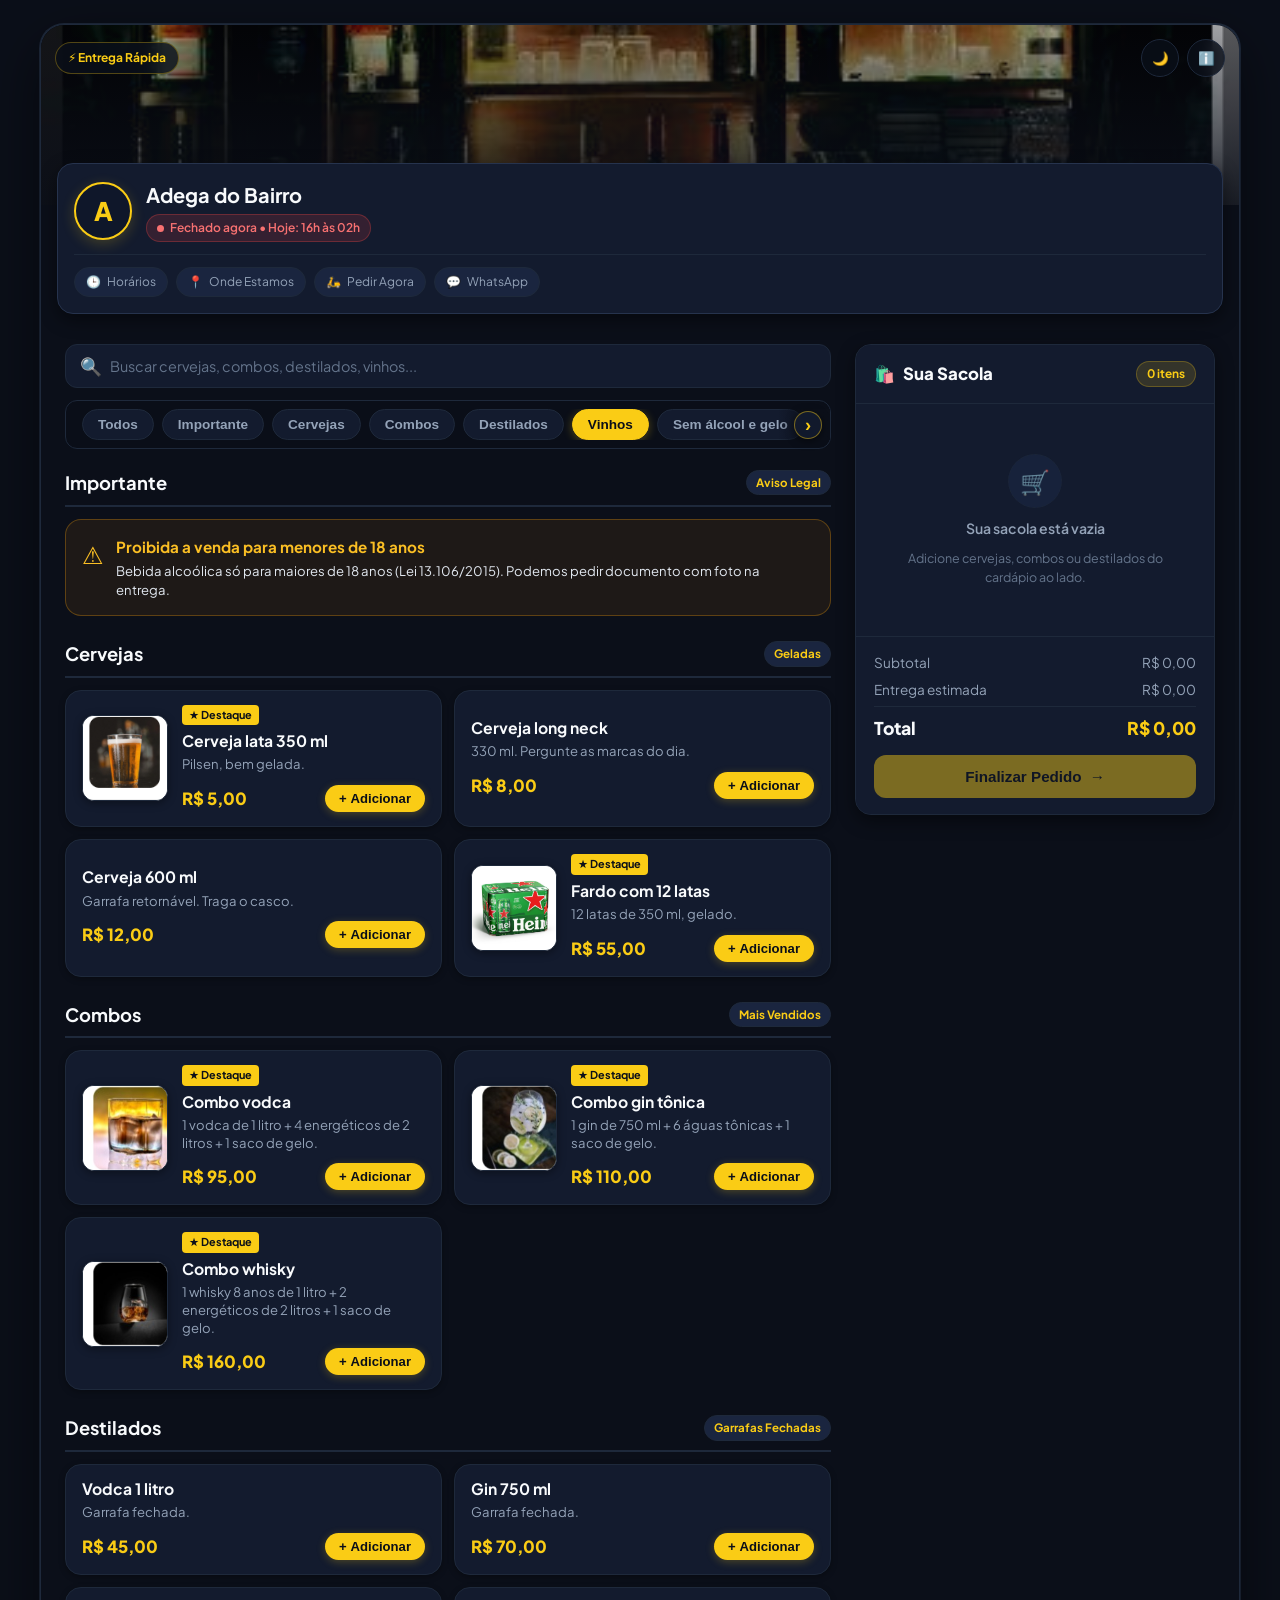
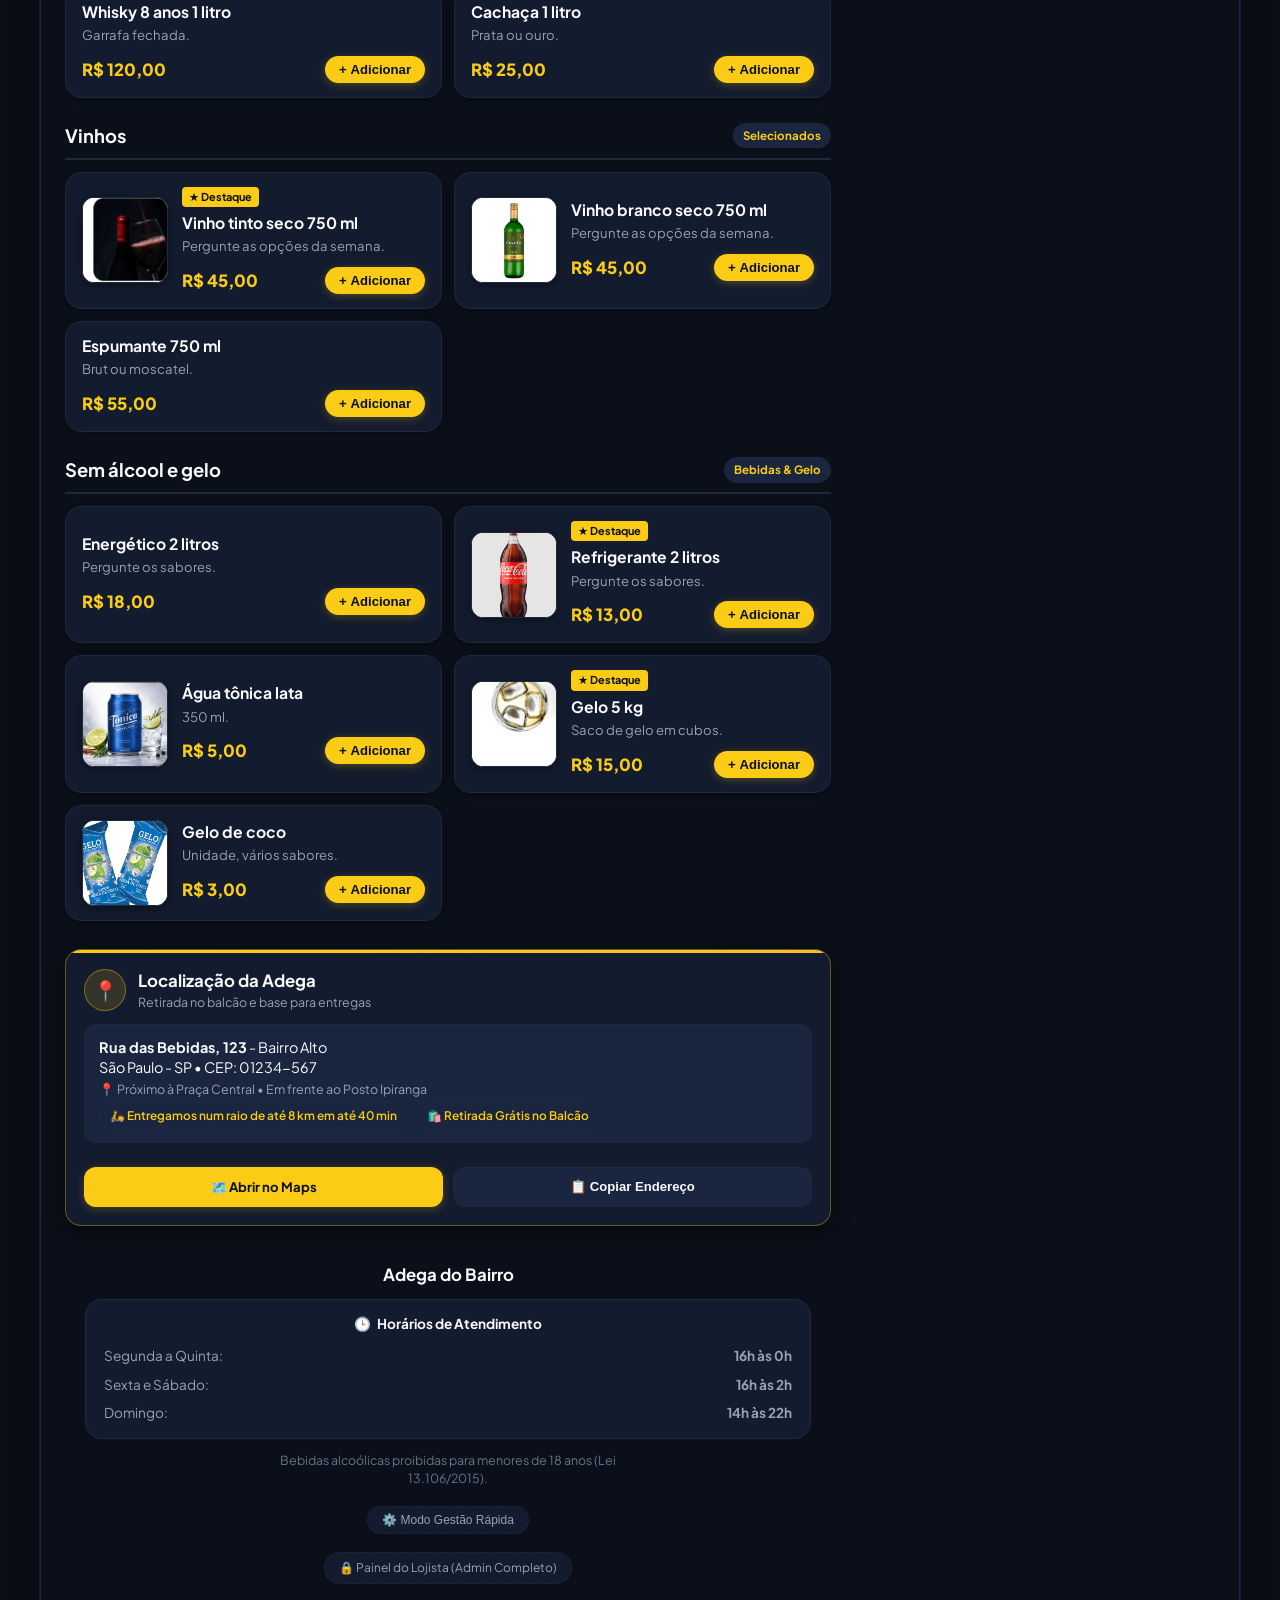
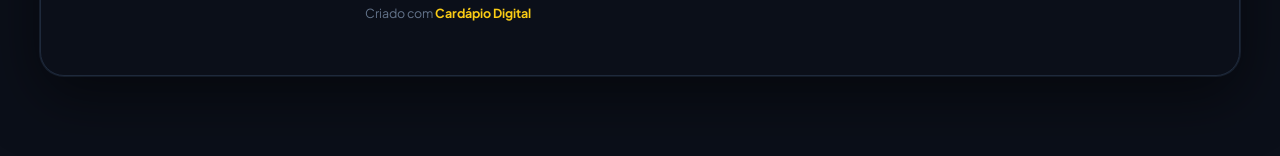
<file: index.html>
<!DOCTYPE html>
<html lang="pt-BR" data-theme="dark">
<head>
    <meta charset="UTF-8">
    <meta name="viewport" content="width=device-width, initial-scale=1.0, maximum-scale=1.0, user-scalable=no">
    <meta name="theme-color" content="#0b0f19">
    <title>Adega do Bairro - Cardápio Digital</title>
    
    <!-- Google Fonts -->
    <link rel="preconnect" href="https://fonts.googleapis.com">
    <link rel="preconnect" href="https://fonts.gstatic.com" crossorigin>
    <link href="https://fonts.googleapis.com/css2?family=Plus+Jakarta+Sans:wght@400;500;600;700;800&display=swap" rel="stylesheet">
    
    <!-- CSS -->
    <link rel="stylesheet" href="css/style.css">
</head>
<body>
    <div class="app-container">
        <!-- Banner e Topo -->
        <header class="header-hero">
            <img src="assets/images/banner.jpg" alt="Adega do Bairro" class="hero-banner-img">
            <div class="hero-overlay"></div>
            
            <div class="top-actions">
                <span class="badge-tag">
                    <span>⚡ Entrega Rápida</span>
                </span>
                <div class="top-right-btns">
                    <button class="btn-icon-blur" id="btnThemeToggle" title="Alternar Tema Claro/Escuro" onclick="toggleTheme()">
                        🌙
                    </button>
                    <button class="btn-icon-blur" id="btnOpenInfo" title="Informações e Horários" onclick="document.getElementById('infoModal').classList.add('active')">
                        ℹ️
                    </button>
                </div>
            </div>
        </header>

        <!-- Perfil da Adega -->
        <div class="store-profile">
            <div class="profile-card">
                <div class="profile-header">
                    <div class="store-avatar">A</div>
                    <div class="store-details">
                        <h1 class="store-title">Adega do Bairro</h1>
                        <div id="statusBadge" class="status-badge status-open" title="Clique para ver todos os horários">
                            <span class="status-dot pulse"></span> Carregando horário...
                        </div>
                    </div>
                </div>

                <div class="store-meta-pills">
                    <div class="meta-pill" id="hoursPill">
                        <span>🕒</span> Horários
                    </div>
                    <div class="meta-pill" onclick="scrollToLocation()">
                        <span>📍</span> Onde Estamos
                    </div>
                    <div class="meta-pill" onclick="document.getElementById('cartModal').classList.add('active')">
                        <span>🛵</span> Pedir Agora
                    </div>
                    <div class="meta-pill" onclick="window.open('https://wa.me/5511999999999', '_blank')">
                        <span>💬</span> WhatsApp
                    </div>
                </div>
            </div>
        </div>

        <!-- Grid Principal (Desktop: Menu à esquerda + Sacola fixa à direita) -->
        <div class="desktop-layout-grid">
            <div class="main-menu-column">
                <!-- Campo de Pesquisa -->
                <div class="search-container">
                    <div class="search-box">
                        <span class="search-icon">🔍</span>
                        <input type="text" id="searchInput" class="search-input" placeholder="Buscar cervejas, combos, destilados, vinhos..." autocomplete="off">
                        <button id="searchClear" class="search-clear" title="Limpar">✕</button>
                    </div>
                </div>

                <!-- Abas de Categorias Fixas com Indicador de Rolagem Lateral -->
                <nav class="sticky-tabs-wrapper">
                    <div class="tabs-nav-container">
                        <button class="tabs-scroll-arrow left" id="tabsScrollLeft" title="Rolar categorias para esquerda" aria-label="Rolar para esquerda">
                            ‹
                        </button>
                        <div class="tabs-fade-left" id="tabsFadeLeft"></div>
                        
                        <div class="tabs-scroll" id="tabsScroll">
                            <!-- Abas geradas dinamicamente via JS -->
                        </div>
                        
                        <div class="tabs-fade-right" id="tabsFadeRight"></div>
                        <button class="tabs-scroll-arrow right" id="tabsScrollRight" title="Ver mais categorias" aria-label="Mais categorias">
                            <span>›</span>
                        </button>
                    </div>
                </nav>

                <!-- Conteúdo do Cardápio -->
                <main class="menu-content" id="menuContent">
                    <!-- Categorias e Itens gerados dinamicamente via JS com fotos à esquerda -->
                </main>

                <!-- Seção / Card de Localização da Loja -->
                <section class="store-location-card" id="storeLocationCard">
                    <div class="location-card-header">
                        <div class="location-icon-badge">📍</div>
                        <div>
                            <h2 class="location-card-title">Localização da Adega</h2>
                            <p class="location-card-subtitle">Retirada no balcão e base para entregas</p>
                        </div>
                    </div>

                    <div class="location-card-body">
                        <div class="location-address-box" id="locationCardAddress">
                            <!-- Endereço renderizado dinamicamente via JS -->
                        </div>

                        <div class="location-actions">
                            <a href="https://maps.google.com/?q=Adega+do+Bairro" target="_blank" class="btn-location-map" id="btnLocationMaps">
                                🗺️ Abrir no Maps
                            </a>
                            <button class="btn-copy-address" id="btnCopyAddress" onclick="copyStoreAddress()">
                                📋 Copiar Endereço
                            </button>
                        </div>
                    </div>
                </section>

                <!-- Rodapé Informativo -->
                <footer class="footer-info">
                    <div class="footer-brand">Adega do Bairro</div>
                    
                    <div class="hours-list">
                        <div style="font-weight: 700; color: var(--text-primary); margin-bottom: 4px; display: flex; align-items: center; justify-content: center; gap: 6px;">
                            <span>🕒</span> Horários de Atendimento
                        </div>
                        <div class="hours-row">
                            <span>Segunda a Quinta:</span>
                            <strong>16h às 0h</strong>
                        </div>
                        <div class="hours-row">
                            <span>Sexta e Sábado:</span>
                            <strong>16h às 2h</strong>
                        </div>
                        <div class="hours-row">
                            <span>Domingo:</span>
                            <strong>14h às 22h</strong>
                        </div>
                    </div>

                    <p style="font-size: 0.78rem; color: var(--text-muted); max-width: 380px;">
                        Bebidas alcoólicas proibidas para menores de 18 anos (Lei 13.106/2015).
                    </p>

                    <button class="manage-mode-toggle" id="toggleManageModeBtn" onclick="toggleManageMode()">
                        ⚙️ Modo Gestão Rápida
                    </button>

                    <a href="admin.html" class="manage-mode-toggle" style="text-decoration: none; display: inline-block;">
                        🔒 Painel do Lojista (Admin Completo)
                    </a>

                    <div class="footer-signature">
                        Criado com <strong>Cardápio Digital</strong>
                    </div>
                </footer>
            </div>

            <!-- Sidebar Fixa da Sacola (Exibida no Desktop >= 1024px) -->
            <aside class="desktop-cart-sidebar" id="desktopCartSidebar">
                <div class="desktop-cart-card">
                    <div class="desktop-cart-header">
                        <div class="desktop-cart-title">
                            <span>🛍️</span>
                            <span>Sua Sacola</span>
                        </div>
                        <span class="desktop-cart-badge" id="desktopCartBadge">0 itens</span>
                    </div>

                    <div class="desktop-cart-body" id="desktopCartItemsList">
                        <!-- Itens renderizados via JS -->
                    </div>

                    <div class="desktop-cart-footer" id="desktopCartFooter">
                        <div class="desktop-cart-summary">
                            <div class="summary-row">
                                <span>Subtotal</span>
                                <span id="desktopSummarySubtotal">R$ 0,00</span>
                            </div>
                            <div class="summary-row">
                                <span>Entrega estimada</span>
                                <span id="desktopSummaryDeliveryFee">R$ 5,00</span>
                            </div>
                            <div class="summary-row total-row">
                                <span>Total</span>
                                <span id="desktopSummaryTotal">R$ 0,00</span>
                            </div>
                        </div>

                        <button class="btn-desktop-checkout" id="btnDesktopCheckout" onclick="document.getElementById('cartModal').classList.add('active')">
                            <span>Finalizar Pedido</span>
                            <span>→</span>
                        </button>
                    </div>
                </div>
            </aside>
        </div>
    </div>

    <!-- Barra Flutuante da Sacola (Amarela & Dark) -->
    <div class="cart-floating-bar hidden" id="cartFloatingBar">
        <div class="cart-info">
            <div class="cart-icon-wrap">
                🛒
                <span class="cart-badge-count" id="cartBadgeCount">0</span>
            </div>
            <div class="cart-text-wrap">
                <span class="cart-label">Ver Pedido</span>
                <span class="cart-total-value" id="cartTotalValue">R$ 0,00</span>
            </div>
        </div>
        <button class="cart-btn-action">
            Avançar →
        </button>
    </div>

    <!-- Modal da Sacola / Checkout -->
    <div class="modal-overlay" id="cartModal">
        <div class="modal-drawer">
            <div class="drawer-header">
                <div class="drawer-title">
                    <span>🛍️</span> Sua Sacola de Compras
                </div>
                <button class="btn-close-modal" id="closeCartBtn">✕</button>
            </div>

            <div class="drawer-body">
                <!-- Lista de itens adicionados -->
                <div class="cart-items-list" id="cartItemsList">
                    <!-- Itens renderizados via JS -->
                </div>

                <!-- Tipo de Pedido -->
                <div>
                    <div class="form-section-title">Forma de Retirada / Entrega</div>
                    <div class="segmented-control">
                        <button class="segmented-btn active" id="btnDelivery">🛵 Entrega em Casa</button>
                        <button class="segmented-btn" id="btnPickup">🏪 Retirar no Balcão</button>
                    </div>
                </div>

                <!-- Alerta de endereço da loja ao selecionar retirada -->
                <div class="store-pickup-alert" id="pickupStoreAlert" style="display: none;">
                    <!-- Preenchido via JS com o endereço da adega -->
                </div>

                <!-- Dados do Cliente & Endereço -->
                <div>
                    <div class="form-section-title">Seus Dados</div>
                    <div class="input-group">
                        <label class="input-label">Seu Nome *</label>
                        <input type="text" id="custName" class="form-input" placeholder="Ex: Carlos Silva" required>
                    </div>

                    <div id="deliveryFields">
                        <div class="grid-2-cols">
                            <div class="input-group">
                                <label class="input-label">Rua / Logradouro *</label>
                                <input type="text" id="custStreet" class="form-input" placeholder="Ex: Rua das Flores">
                            </div>
                            <div class="input-group">
                                <label class="input-label">Número *</label>
                                <input type="text" id="custNumber" class="form-input" placeholder="Ex: 123">
                            </div>
                        </div>

                        <div class="grid-2-cols">
                            <div class="input-group">
                                <label class="input-label">Bairro *</label>
                                <input type="text" id="custNeighborhood" class="form-input" placeholder="Ex: Centro">
                            </div>
                            <div class="input-group">
                                <label class="input-label">Complemento</label>
                                <input type="text" id="custComplement" class="form-input" placeholder="Ex: Apto 42, Bloco B">
                            </div>
                        </div>
                    </div>
                </div>

                <!-- Forma de Pagamento -->
                <div>
                    <div class="form-section-title">Forma de Pagamento</div>
                    <div class="payment-methods">
                        <button class="payment-btn active" data-method="pix">
                            <span style="font-size: 1.2rem;">💠</span>
                            <span>Pix</span>
                        </button>
                        <button class="payment-btn" data-method="card">
                            <span style="font-size: 1.2rem;">💳</span>
                            <span>Cartão</span>
                        </button>
                        <button class="payment-btn" data-method="money">
                            <span style="font-size: 1.2rem;">💵</span>
                            <span>Dinheiro</span>
                        </button>
                    </div>

                    <div id="changeBox" class="input-group" style="display: none; margin-top: 10px;">
                        <label class="input-label">Precisa de troco para quanto?</label>
                        <input type="number" id="custChange" class="form-input" placeholder="Ex: 100">
                    </div>
                </div>

                <!-- Observações -->
                <div class="input-group">
                    <label class="input-label">Observações do Pedido</label>
                    <input type="text" id="custNotes" class="form-input" placeholder="Ex: Trazer cerveja trincando de gelada">
                </div>

                <!-- Resumo de Valores -->
                <div class="order-summary-box">
                    <div class="summary-row">
                        <span>Subtotal dos itens</span>
                        <span id="summarySubtotal">R$ 0,00</span>
                    </div>
                    <div class="summary-row">
                        <span>Taxa de Entrega</span>
                        <span id="summaryDeliveryFee">R$ 5,00</span>
                    </div>
                    <div class="summary-row total-row">
                        <span>Total do Pedido</span>
                        <span id="summaryTotal">R$ 0,00</span>
                    </div>
                </div>
            </div>

            <div class="drawer-footer">
                <button class="btn-whatsapp-order" id="btnSendWhatsApp">
                    <span>Enviar Pedido pelo WhatsApp</span>
                    <span>📲</span>
                </button>
            </div>
        </div>
    </div>

    <!-- Modal de Horários e Informações -->
    <div class="modal-overlay" id="infoModal">
        <div class="modal-drawer">
            <div class="drawer-header">
                <div class="drawer-title">
                    <span>ℹ️</span> Sobre a Adega do Bairro
                </div>
                <button class="btn-close-modal" id="closeInfoBtn">✕</button>
            </div>
            <div class="drawer-body">
                <div style="text-align: center; margin-bottom: 12px;">
                    <div class="store-avatar" style="margin: 0 auto 12px auto; width: 64px; height: 64px; font-size: 1.8rem;">A</div>
                    <h2 style="font-size: 1.3rem;">Adega do Bairro</h2>
                    <p style="font-size: 0.85rem; color: var(--text-secondary);">Bebidas geladas, combos e destilados</p>
                </div>

                <!-- Endereço no Modal -->
                <div class="location-address-box" id="modalLocationBox" style="margin-bottom: 10px;">
                    <!-- Preenchido via JS -->
                </div>

                <div class="hours-list">
                    <div style="font-weight: 700; color: var(--text-primary); margin-bottom: 4px; display: flex; align-items: center; justify-content: center; gap: 6px;">
                        <span>🕒</span> Quadro de Horários
                    </div>
                    <div class="hours-row">
                        <span>Segunda a Quinta:</span>
                        <strong>16h às 0h</strong>
                    </div>
                    <div class="hours-row">
                        <span>Sexta e Sábado:</span>
                        <strong>16h às 2h</strong>
                    </div>
                    <div class="hours-row">
                        <span>Domingo:</span>
                        <strong>14h às 22h</strong>
                    </div>
                </div>

                <div class="notice-card">
                    <div class="notice-icon">⚠️</div>
                    <div class="notice-content">
                        <h4 class="notice-title">Legislação e Responsabilidade</h4>
                        <p class="notice-desc">Proibida a venda de bebidas alcoólicas para menores de 18 anos (Lei Federal nº 13.106/2015). Documento oficial com foto pode ser exigido na entrega.</p>
                    </div>
                </div>
            </div>
        </div>
    </div>

    <!-- Scripts -->
    <script src="js/data.js"></script>
    <script src="js/app.js"></script>
</body>
</html>
</file>
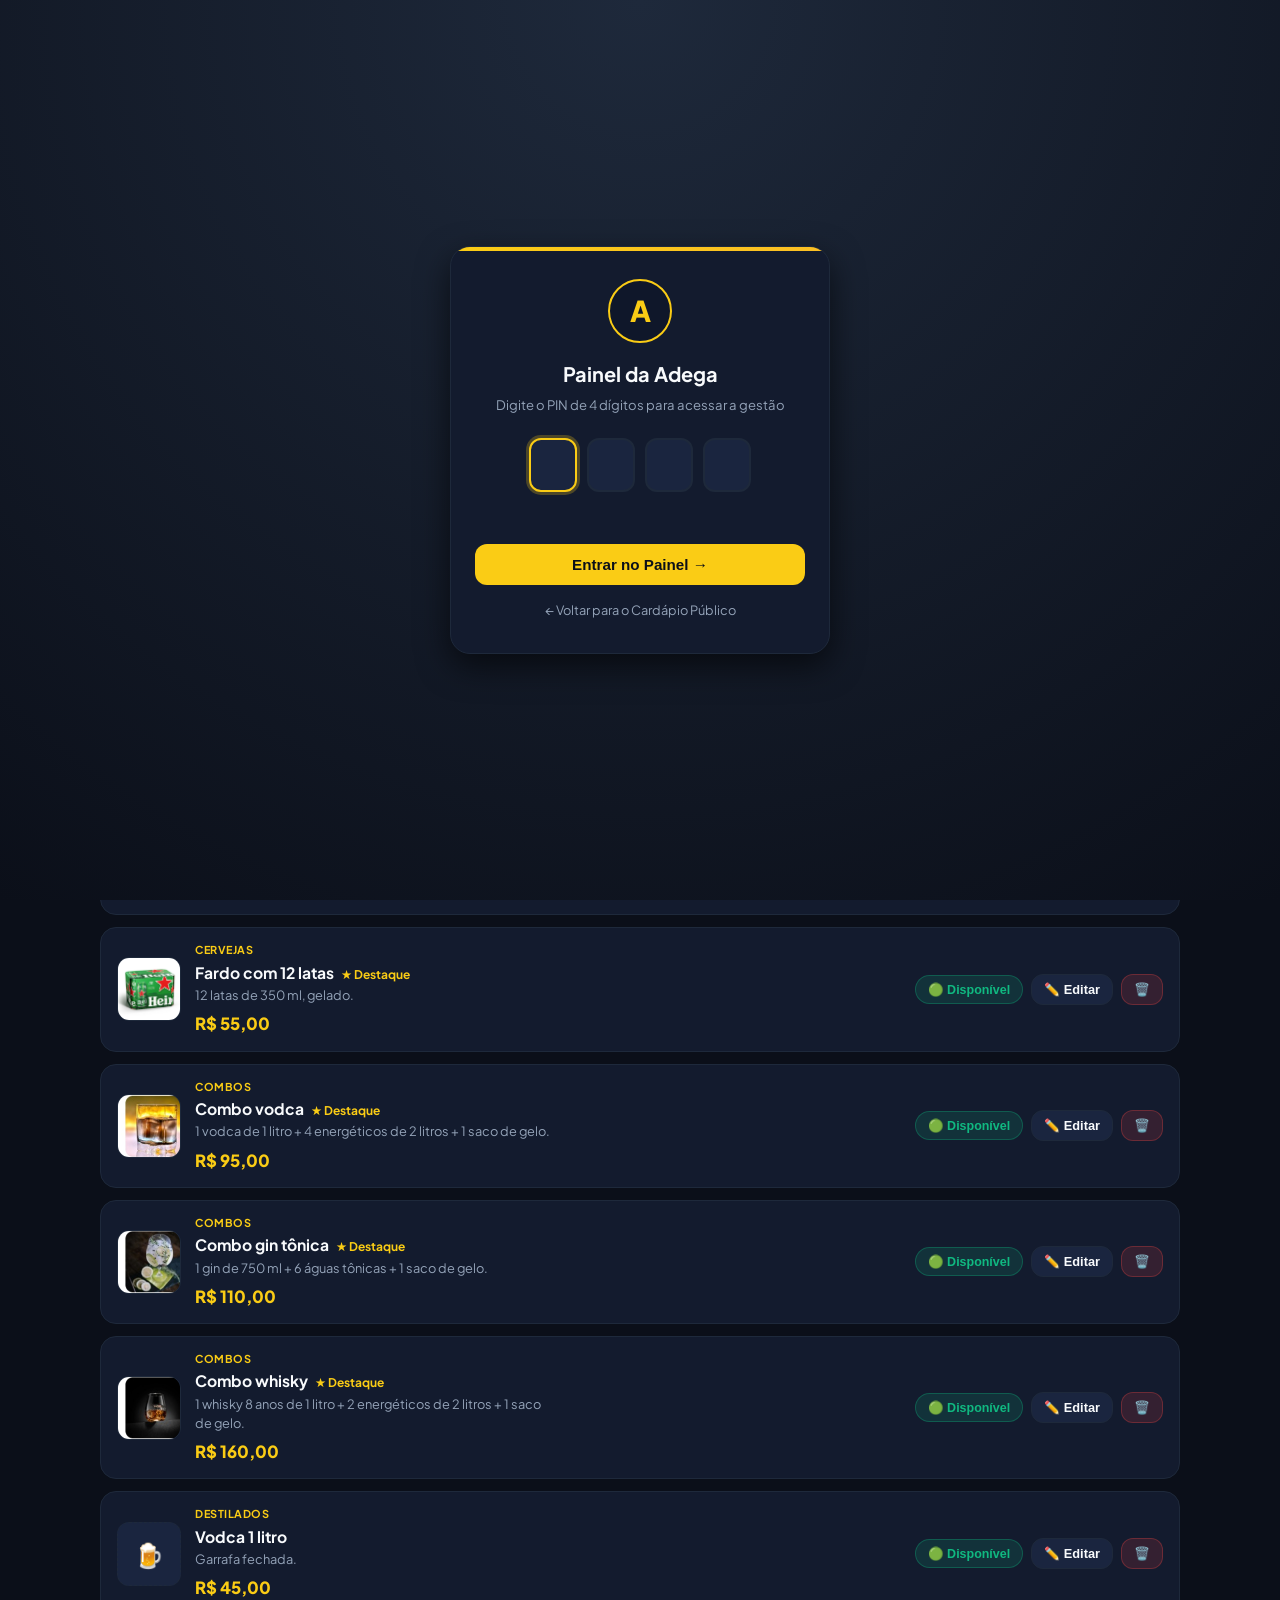
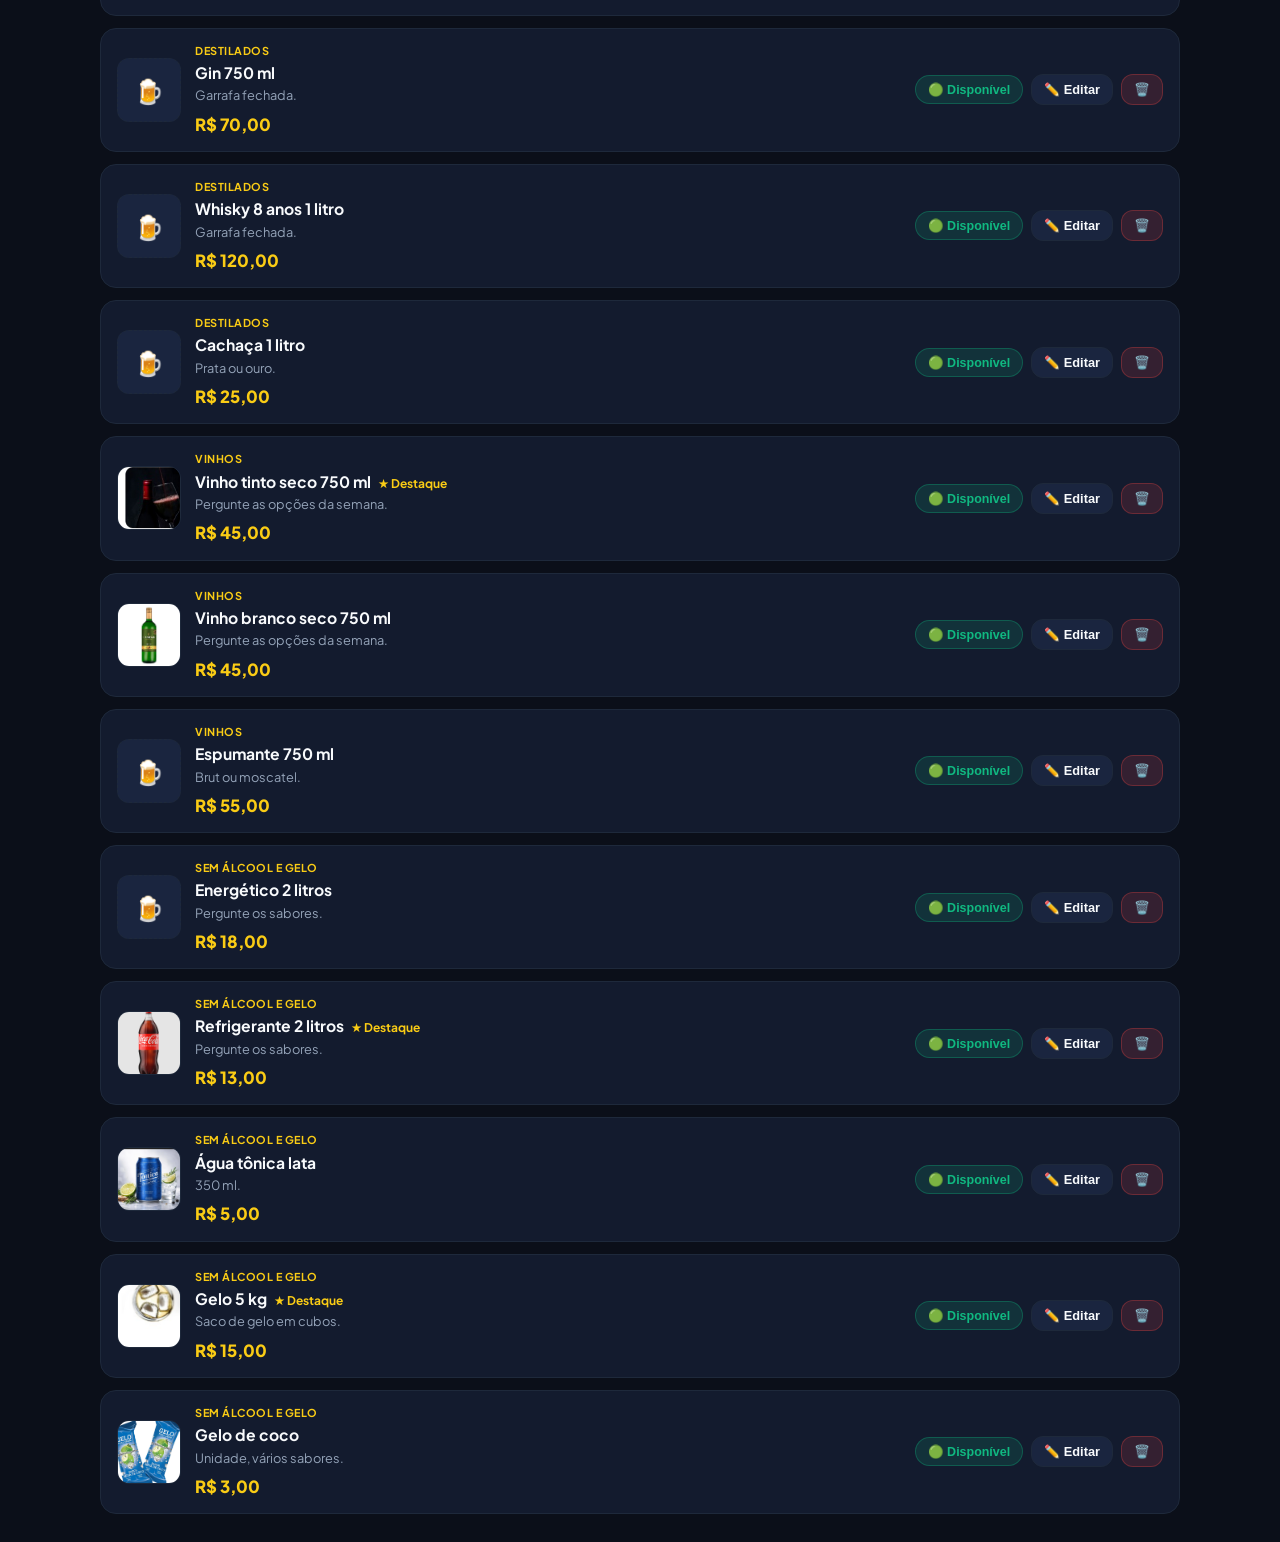
<file: admin.html>
<!DOCTYPE html>
<html lang="pt-BR">
<head>
    <meta charset="UTF-8">
    <meta name="viewport" content="width=device-width, initial-scale=1.0, maximum-scale=1.0, user-scalable=no">
    <title>Painel do Lojista - Adega do Bairro</title>
    
    <!-- Google Fonts -->
    <link rel="preconnect" href="https://fonts.googleapis.com">
    <link rel="preconnect" href="https://fonts.gstatic.com" crossorigin>
    <link href="https://fonts.googleapis.com/css2?family=Plus+Jakarta+Sans:wght@400;500;600;700;800&display=swap" rel="stylesheet">
    
    <!-- CSS Isolado do Admin -->
    <link rel="stylesheet" href="css/admin.css">
</head>
<body>

    <!-- ====================================================================
         1. TELA DE LOGIN / BLOQUEIO POR PIN DE SEGURANÇA (PADRÃO: 1234)
         ==================================================================== -->
    <div class="login-screen" id="loginScreen">
        <div class="login-card">
            <div class="login-avatar">A</div>
            <h1 class="login-title">Painel da Adega</h1>
            <p class="login-subtitle">Digite o PIN de 4 dígitos para acessar a gestão</p>
            
            <div class="pin-input-group">
                <input type="password" inputmode="numeric" maxlength="1" class="pin-digit" id="pin1" autocomplete="off">
                <input type="password" inputmode="numeric" maxlength="1" class="pin-digit" id="pin2" autocomplete="off">
                <input type="password" inputmode="numeric" maxlength="1" class="pin-digit" id="pin3" autocomplete="off">
                <input type="password" inputmode="numeric" maxlength="1" class="pin-digit" id="pin4" autocomplete="off">
            </div>

            <div class="login-error-msg" id="loginErrorMsg"></div>

            <button type="button" class="btn-login" id="btnLoginSubmit">
                Entrar no Painel →
            </button>

            <br>
            <a href="index.html" class="btn-back-menu">
                ← Voltar para o Cardápio Público
            </a>
        </div>
    </div>

    <!-- ====================================================================
         2. PAINEL ADMINISTRATIVO PRINCIPAL (DESBLOQUEADO APÓS PIN 1234)
         ==================================================================== -->
    <div class="admin-container">
        
        <!-- Topo / Cabeçalho -->
        <header class="admin-header">
            <div class="admin-brand">
                <div class="admin-avatar-small">A</div>
                <div>
                    <h2 style="font-size: 1.15rem; font-weight: 800;">Adega do Bairro</h2>
                    <span style="font-size: 0.75rem; color: var(--accent-primary); font-weight: 600;">⚙️ Painel de Gestão & Produtos</span>
                </div>
            </div>

            <div class="admin-header-actions">
                <a href="index.html" class="btn-secondary" target="_blank" title="Abrir cardápio do cliente">
                    👁️ Ver Cardápio
                </a>
                <button type="button" class="btn-logout" id="btnLogoutAdmin" title="Sair e bloquear">
                    🔒 Bloquear
                </button>
            </div>
        </header>

        <!-- Seção: Integração com Google Planilhas -->
        <section class="sheets-sync-card">
            <div class="sheets-header">
                <div class="sheets-title">
                    <span>📊</span>
                    <span>Integração Google Planilhas (Sheets)</span>
                </div>
                <div style="display: flex; gap: 8px; flex-wrap: wrap;">
                    <button type="button" class="btn-secondary" id="btnUploadCsv" title="Importar arquivo CSV direto do computador">
                        📁 Carregar Arquivo CSV
                    </button>
                    <button type="button" class="btn-secondary" id="btnExportSheets" title="Baixar dados no formato da planilha">
                        📥 Exportar CSV
                    </button>
                </div>
            </div>

            <!-- Input oculto para carregar arquivo CSV do computador -->
            <input type="file" id="csvFileInput" accept=".csv,text/csv" style="display: none;">

            <div class="sheets-input-row">
                <input type="url" id="sheetsUrlInput" class="sheets-input" placeholder="Cole o link da Planilha Google (ou use o botão 'Carregar Arquivo CSV')">
                <button type="button" class="btn-sync" id="btnSyncSheets">
                    🔄 Sincronizar Link
                </button>
            </div>
            <p class="sheets-helper-text">
                💡 <strong>Opção 1 (Mais fácil e sem erros):</strong> No Google Planilhas, vá em <em>Arquivo &gt; Fazer download &gt; Valores separados por vírgula (.csv)</em> e clique no botão <strong>📁 Carregar Arquivo CSV</strong> acima.<br>
                💡 <strong>Opção 2 (Link):</strong> Para sincronizar direto pelo link, vá no Google Planilhas em <em>Arquivo &gt; Compartilhar &gt; Publicar na Web</em>, escolha formato <strong>CSV</strong> e clique em Publicar.
            </p>
        </section>

        <!-- Métricas Rápidas -->
        <section class="metrics-grid">
            <div class="metric-card">
                <div class="metric-value" id="metricTotal">0</div>
                <div class="metric-label">Total de Itens</div>
            </div>
            <div class="metric-card">
                <div class="metric-value" id="metricActive" style="color: var(--success);">0</div>
                <div class="metric-label">Disponíveis</div>
            </div>
            <div class="metric-card">
                <div class="metric-value" id="metricSoldOut" style="color: var(--danger);">0</div>
                <div class="metric-label">Esgotados</div>
            </div>
            <div class="metric-card">
                <div class="metric-value" id="metricCats">0</div>
                <div class="metric-label">Categorias</div>
            </div>
        </section>

        <!-- Barra de Ações & Busca -->
        <div class="actions-bar">
            <div class="search-box-admin">
                <span>🔍</span>
                <input type="text" id="adminSearchInput" class="search-input-admin" placeholder="Pesquisar por nome, categoria ou descrição...">
            </div>

            <button type="button" class="btn-add-product" id="btnOpenAddModal">
                <span>+</span> Adicionar Produto
            </button>
        </div>

        <!-- Abas de Filtro por Categoria -->
        <nav class="category-filter-tabs" id="categoryFilterTabs">
            <!-- Abas geradas via JS -->
        </nav>

        <!-- Lista de Produtos (CRUD) -->
        <main class="admin-items-list" id="adminProductsList">
            <!-- Cards de itens gerados dinamicamente via JS -->
        </main>
    </div>

    <!-- ====================================================================
         3. MODAL DE CRIAÇÃO / EDIÇÃO DE PRODUTO
         ==================================================================== -->
    <div class="admin-modal-overlay" id="productModalOverlay">
        <div class="admin-modal-card">
            <div class="modal-header-admin">
                <h3 class="modal-title-admin" id="modalProductTitle">Adicionar Produto</h3>
                <button type="button" class="btn-close-admin" id="btnCloseModal">✕</button>
            </div>

            <form id="productFormAdmin">
                <div class="form-group-admin">
                    <label class="form-label-admin">Nome do Produto *</label>
                    <input type="text" id="formItemTitle" class="form-input-admin" placeholder="Ex: Cerveja lata 350 ml" required>
                </div>

                <div class="form-row-2">
                    <div class="form-group-admin">
                        <label class="form-label-admin">Categoria *</label>
                        <input type="text" id="formItemCategory" class="form-input-admin" list="categoriesDatalist" placeholder="Ex: Cervejas" required>
                        <datalist id="categoriesDatalist"></datalist>
                    </div>

                    <div class="form-group-admin">
                        <label class="form-label-admin">Preço (R$) *</label>
                        <input type="text" id="formItemPrice" class="form-input-admin" placeholder="Ex: 5.00" required>
                    </div>
                </div>

                <div class="form-group-admin">
                    <label class="form-label-admin">Descrição / Observação</label>
                    <textarea id="formItemDesc" class="form-input-admin" rows="2" placeholder="Ex: Pilsen, bem gelada."></textarea>
                </div>

                <div class="form-group-admin">
                    <label class="form-label-admin">Caminho ou Link da Foto</label>
                    <input type="text" id="formItemImage" class="form-input-admin" placeholder="Ex: assets/images/beer.png ou URL externa">
                </div>

                <div class="form-row-2">
                    <div class="form-group-admin">
                        <label class="form-label-admin">Status de Venda</label>
                        <select id="formItemStatus" class="form-input-admin">
                            <option value="disponivel">🟢 Disponível para venda</option>
                            <option value="esgotado">🔴 Esgotado no momento</option>
                        </select>
                    </div>

                    <div class="form-group-admin" style="justify-content: flex-end; padding-bottom: 8px;">
                        <label style="display: flex; align-items: center; gap: 8px; font-size: 0.85rem; cursor: pointer;">
                            <input type="checkbox" id="formItemPopular" style="accent-color: var(--accent-primary); width: 18px; height: 18px;">
                            <span>Marcar como Destaque ★</span>
                        </label>
                    </div>
                </div>

                <div class="modal-footer-admin">
                    <button type="button" class="btn-cancel-modal" id="btnCancelModal">Cancelar</button>
                    <button type="submit" class="btn-save-modal" id="btnSaveProduct">Salvar Produto</button>
                </div>
            </form>
        </div>
    </div>

    <!-- Scripts: lê a base inicial se necessário e executa a lógica do Admin -->
    <script src="js/data.js"></script>
    <script src="js/admin.js"></script>
</body>
</html>
</file>
<file: css/style.css>
/* ==========================================================================
   Cardápio Digital - Adega do Bairro
   Tema Dark com Acentos em Amarelo Dourado (Mobile-First)
   ========================================================================== */

:root {
    color-scheme: dark;
    /* Tema Dark (Padrão) */
    --bg-page: #0b0f19;
    --bg-surface: #131b2e;
    --bg-surface-secondary: #1a253f;
    --bg-card: #131b2e;
    --bg-card-hover: #18233c;
    
    --text-primary: #f8fafc;
    --text-secondary: #94a3b8;
    --text-muted: #64748b;
    
    /* Cores Amarelas (Substituindo o verde) */
    --accent-primary: #facc15;          /* Amarelo vibrante */
    --accent-primary-hover: #eab308;    /* Amarelo dourado escuro */
    --accent-primary-light: rgba(250, 204, 21, 0.14);
    --accent-primary-text: #0b0f19;     /* Texto escuro de alto contraste */
    
    --accent-dark: #1e293b;
    --accent-gold: #f59e0b;
    --accent-gold-light: rgba(245, 158, 11, 0.16);
    
    --danger: #ef4444;
    --danger-light: rgba(239, 68, 68, 0.15);
    --warning-bg: rgba(245, 158, 11, 0.08);
    --warning-border: rgba(245, 158, 11, 0.3);
    --warning-text: #fbbf24;

    --border-color: #1e293b;
    --border-light: #26334d;
    
    --shadow-sm: 0 2px 6px rgba(0, 0, 0, 0.3);
    --shadow-md: 0 6px 18px rgba(0, 0, 0, 0.45);
    --shadow-lg: 0 12px 32px rgba(0, 0, 0, 0.6);
    --shadow-float: 0 12px 30px rgba(250, 204, 21, 0.25);
    
    --radius-sm: 8px;
    --radius-md: 12px;
    --radius-lg: 16px;
    --radius-full: 9999px;
    
    --transition-fast: 0.15s ease;
    --transition-normal: 0.25s ease;
}

/* Suporte a alternância de tema Claro se acionado */
[data-theme="light"] {
    color-scheme: light;
    --bg-page: #f8fafc;
    --bg-surface: #ffffff;
    --bg-surface-secondary: #f1f5f9;
    --bg-card: #ffffff;
    --bg-card-hover: #fafafa;
    --text-primary: #0f172a;
    --text-secondary: #475569;
    --text-muted: #94a3b8;
    --border-color: #e2e8f0;
    --border-light: #f1f5f9;
    --accent-primary-light: rgba(234, 179, 8, 0.16);
    --warning-bg: #fffbeb;
    --warning-border: #fde68a;
    --warning-text: #92400e;
}

* {
    box-sizing: border-box;
    margin: 0;
    padding: 0;
    -webkit-tap-highlight-color: transparent;
}

body {
    font-family: 'Plus Jakarta Sans', system-ui, -apple-system, BlinkMacSystemFont, 'Segoe UI', Roboto, sans-serif;
    background-color: var(--bg-page);
    color: var(--text-primary);
    line-height: 1.5;
    min-height: 100vh;
    padding-bottom: 110px; /* Espaço para barra flutuante da sacola */
    transition: background-color var(--transition-normal), color var(--transition-normal);
}

/* Container */
.app-container {
    max-width: 580px;
    margin: 0 auto;
    background: var(--bg-page);
    min-height: 100vh;
    position: relative;
    border-left: 1px solid var(--border-color);
    border-right: 1px solid var(--border-color);
    transition: max-width var(--transition-normal), box-shadow var(--transition-normal);
}

.desktop-cart-sidebar {
    display: none;
}

@media (min-width: 768px) {
    .app-container {
        max-width: 760px;
        margin: 20px auto 36px auto;
        border-radius: 24px;
        box-shadow: 0 20px 60px rgba(0, 0, 0, 0.5), 0 0 0 1px var(--border-color);
        overflow-x: clip;
        min-height: calc(100vh - 56px);
    }

    .header-hero {
        border-radius: 24px 24px 0 0;
    }

    .items-grid {
        display: grid !important;
        grid-template-columns: repeat(2, minmax(0, 1fr));
        gap: 14px;
    }

    .items-grid .notice-card {
        grid-column: 1 / -1;
    }
}

@media (min-width: 1024px) {
    body {
        padding-bottom: 40px;
    }

    .app-container {
        max-width: 1200px;
        margin: 24px auto 40px auto;
        border: 1px solid var(--border-color);
    }

    .header-hero {
        height: 220px;
    }

    .store-profile {
        padding: 0 24px;
    }

    .desktop-layout-grid {
        display: grid;
        grid-template-columns: minmax(0, 1fr) 360px;
        gap: 24px;
        padding: 18px 24px 32px 24px;
        align-items: start;
    }

    .main-menu-column {
        min-width: 0;
    }

    .main-menu-column .search-container {
        padding: 0 0 12px 0;
    }

    .main-menu-column .sticky-tabs-wrapper {
        margin: 0 0 8px 0;
        border-radius: var(--radius-md);
        border: 1px solid var(--border-color);
    }

    .main-menu-column .menu-content {
        padding: 12px 0;
    }

    .main-menu-column .store-location-card {
        margin: 16px 0;
    }

    .desktop-cart-sidebar {
        display: block;
        position: sticky;
        top: 20px;
        z-index: 20;
    }

    .cart-floating-bar {
        display: none !important;
    }
}

@media (min-width: 1360px) {
    .app-container {
        max-width: 1280px;
    }
}

/* Header & Banner */
.header-hero {
    position: relative;
    width: 100%;
    height: 180px;
    background-color: #0b0f19;
    overflow: hidden;
}

.hero-banner-img {
    width: 100%;
    height: 100%;
    object-fit: cover;
    opacity: 0.9;
    filter: brightness(0.85) contrast(1.05);
}

.hero-overlay {
    position: absolute;
    inset: 0;
    background: linear-gradient(180deg, rgba(11,15,25,0.2) 0%, rgba(11,15,25,0.85) 100%);
}

.top-actions {
    position: absolute;
    top: 14px;
    left: 14px;
    right: 14px;
    display: flex;
    justify-content: space-between;
    align-items: center;
    z-index: 10;
}

.badge-tag {
    background: rgba(11, 15, 25, 0.8);
    backdrop-filter: blur(8px);
    color: var(--accent-primary);
    font-size: 0.75rem;
    font-weight: 700;
    padding: 6px 12px;
    border-radius: var(--radius-full);
    display: flex;
    align-items: center;
    gap: 6px;
    border: 1px solid rgba(250, 204, 21, 0.3);
}

.top-right-btns {
    display: flex;
    align-items: center;
    gap: 8px;
}

.btn-icon-blur {
    background: rgba(11, 15, 25, 0.8);
    backdrop-filter: blur(8px);
    border: 1px solid var(--border-color);
    color: var(--text-primary);
    width: 38px;
    height: 38px;
    border-radius: var(--radius-full);
    display: flex;
    align-items: center;
    justify-content: center;
    cursor: pointer;
    transition: var(--transition-fast);
}

.btn-icon-blur:hover {
    border-color: var(--accent-primary);
    color: var(--accent-primary);
}

.btn-icon-blur:active {
    transform: scale(0.95);
}

/* Store Info Profile Card */
.store-profile {
    position: relative;
    padding: 0 16px 12px 16px;
    margin-top: -42px;
    z-index: 12;
}

.profile-card {
    background: var(--bg-surface);
    border-radius: var(--radius-lg);
    padding: 16px;
    box-shadow: var(--shadow-md);
    border: 1px solid var(--border-light);
}

.profile-header {
    display: flex;
    align-items: center;
    gap: 14px;
}

.store-avatar {
    width: 58px;
    height: 58px;
    background: #0f172a;
    border: 2px solid var(--accent-primary);
    box-shadow: 0 4px 14px rgba(250, 204, 21, 0.2);
    border-radius: var(--radius-full);
    display: flex;
    align-items: center;
    justify-content: center;
    color: var(--accent-primary);
    font-size: 1.6rem;
    font-weight: 800;
    flex-shrink: 0;
}

.store-details {
    flex: 1;
}

.store-title {
    font-size: 1.25rem;
    font-weight: 700;
    color: var(--text-primary);
    display: flex;
    align-items: center;
    gap: 6px;
}

.status-badge {
    display: inline-flex;
    align-items: center;
    gap: 6px;
    font-size: 0.75rem;
    font-weight: 600;
    padding: 4px 10px;
    border-radius: var(--radius-full);
    margin-top: 4px;
    cursor: pointer;
    transition: var(--transition-fast);
}

.status-open {
    background-color: var(--accent-primary-light);
    color: var(--accent-primary);
    border: 1px solid rgba(250, 204, 21, 0.3);
}

.status-closed {
    background-color: var(--danger-light);
    color: #f87171;
    border: 1px solid rgba(239, 68, 68, 0.3);
}

.status-dot {
    width: 7px;
    height: 7px;
    border-radius: 50%;
    background-color: currentColor;
    display: inline-block;
}

.pulse {
    box-shadow: 0 0 0 0 rgba(250, 204, 21, 0.7);
    animation: pulseYellow 1.8s infinite;
}

@keyframes pulseYellow {
    0% { transform: scale(0.95); box-shadow: 0 0 0 0 rgba(250, 204, 21, 0.7); }
    70% { transform: scale(1); box-shadow: 0 0 0 6px rgba(250, 204, 21, 0); }
    100% { transform: scale(0.95); box-shadow: 0 0 0 0 rgba(250, 204, 21, 0); }
}

.store-meta-pills {
    display: flex;
    flex-wrap: wrap;
    gap: 8px;
    margin-top: 12px;
    padding-top: 12px;
    border-top: 1px solid var(--border-color);
}

.meta-pill {
    display: flex;
    align-items: center;
    gap: 6px;
    font-size: 0.75rem;
    color: var(--text-secondary);
    background: var(--bg-surface-secondary);
    padding: 5px 11px;
    border-radius: var(--radius-full);
    cursor: pointer;
    border: 1px solid var(--border-color);
    transition: var(--transition-fast);
}

.meta-pill:hover {
    background: var(--border-color);
    color: var(--accent-primary);
    border-color: rgba(250, 204, 21, 0.3);
}

/* Search Bar */
.search-container {
    padding: 6px 16px 12px 16px;
}

.search-box {
    position: relative;
    display: flex;
    align-items: center;
    background: var(--bg-surface);
    border: 1px solid var(--border-color);
    border-radius: var(--radius-md);
    padding: 0 14px;
    transition: var(--transition-fast);
}

.search-box:focus-within {
    border-color: var(--accent-primary);
    box-shadow: 0 0 0 3px rgba(250, 204, 21, 0.18);
}

.search-icon {
    color: var(--text-muted);
    font-size: 1.1rem;
    margin-right: 8px;
}

.search-input {
    width: 100%;
    border: none;
    background: transparent;
    padding: 12px 0;
    font-size: 0.9rem;
    color: var(--text-primary);
    outline: none;
    font-family: inherit;
}

.search-input::placeholder {
    color: var(--text-muted);
}

.search-clear {
    background: transparent;
    border: none;
    color: var(--text-muted);
    font-size: 1rem;
    cursor: pointer;
    display: none;
    padding: 4px;
}

.search-clear.visible {
    display: block;
}

/* Sticky Category Tabs com Indicadores Visuais de Rolagem */
.sticky-tabs-wrapper {
    position: sticky;
    top: 0;
    z-index: 40;
    background: rgba(11, 15, 25, 0.94);
    backdrop-filter: blur(14px);
    border-bottom: 1px solid var(--border-color);
    padding: 8px 0;
}

.tabs-nav-container {
    position: relative;
    width: 100%;
    display: flex;
    align-items: center;
}

.tabs-scroll {
    display: flex;
    overflow-x: auto;
    padding: 0 46px 0 16px; /* Espaço para não cortar as últimas abas */
    gap: 8px;
    scrollbar-width: none;
    scroll-behavior: smooth;
    -webkit-overflow-scrolling: touch;
}

.tabs-scroll::-webkit-scrollbar {
    display: none;
}

/* Indicadores de Gradiente de Rolagem Lateral */
.tabs-fade-left {
    position: absolute;
    left: 0;
    top: 0;
    bottom: 0;
    width: 38px;
    background: linear-gradient(to right, rgba(11, 15, 25, 0.95) 20%, transparent);
    pointer-events: none;
    z-index: 5;
    opacity: 0;
    transition: opacity 0.25s ease;
}

.tabs-fade-right {
    position: absolute;
    right: 0;
    top: 0;
    bottom: 0;
    width: 52px;
    background: linear-gradient(to left, rgba(11, 15, 25, 0.95) 30%, transparent);
    pointer-events: none;
    z-index: 5;
    opacity: 1;
    transition: opacity 0.25s ease;
}

/* Botões de Seta para Rolagem Rápida das Abas */
.tabs-scroll-arrow {
    position: absolute;
    top: 50%;
    transform: translateY(-50%);
    z-index: 10;
    width: 28px;
    height: 28px;
    border-radius: 50%;
    background: rgba(19, 27, 46, 0.92);
    backdrop-filter: blur(8px);
    border: 1px solid rgba(250, 204, 21, 0.45);
    color: var(--accent-primary);
    display: flex;
    align-items: center;
    justify-content: center;
    font-size: 1.15rem;
    font-weight: 800;
    cursor: pointer;
    box-shadow: 0 2px 8px rgba(0, 0, 0, 0.5);
    transition: var(--transition-fast);
}

.tabs-scroll-arrow.left {
    left: 8px;
    opacity: 0;
    pointer-events: none;
}

.tabs-scroll-arrow.right {
    right: 8px;
    opacity: 1;
    pointer-events: auto;
    animation: pulseArrow 2.2s infinite;
}

@keyframes pulseArrow {
    0%, 100% { transform: translateY(-50%) scale(1); }
    50% { transform: translateY(-50%) scale(1.08); box-shadow: 0 0 10px rgba(250, 204, 21, 0.4); }
}

.tabs-scroll-arrow:hover {
    background: var(--accent-primary);
    color: var(--accent-primary-text);
}

.tabs-scroll-arrow:active {
    transform: translateY(-50%) scale(0.95);
}

.tab-btn {
    border: none;
    background: var(--bg-surface);
    color: var(--text-secondary);
    padding: 7px 15px;
    border-radius: var(--radius-full);
    font-size: 0.85rem;
    font-weight: 600;
    cursor: pointer;
    white-space: nowrap;
    border: 1px solid var(--border-color);
    transition: var(--transition-fast);
    flex-shrink: 0;
}

.tab-btn.active {
    background: var(--accent-primary);
    color: var(--accent-primary-text);
    border-color: var(--accent-primary);
    font-weight: 700;
    box-shadow: 0 2px 10px rgba(250, 204, 21, 0.3);
}

/* Menu Content Sections */
.menu-content {
    padding: 14px 16px;
    display: flex;
    flex-direction: column;
    gap: 24px;
}

.category-section {
    scroll-margin-top: 60px;
}

.category-header {
    display: flex;
    align-items: center;
    justify-content: space-between;
    margin-bottom: 12px;
    padding-bottom: 8px;
    border-bottom: 2px solid var(--border-color);
}

.category-title {
    font-size: 1.15rem;
    font-weight: 700;
    color: var(--text-primary);
}

.category-badge {
    font-size: 0.72rem;
    font-weight: 700;
    padding: 3px 9px;
    background: var(--bg-surface-secondary);
    color: var(--accent-primary);
    border-radius: var(--radius-full);
    border: 1px solid var(--border-color);
}

/* Item Cards (Fotos à esquerda) */
.items-grid {
    display: flex;
    flex-direction: column;
    gap: 12px;
}

.item-card {
    background: var(--bg-card);
    border-radius: var(--radius-lg);
    padding: 14px 16px;
    border: 1px solid var(--border-color);
    box-shadow: var(--shadow-sm);
    display: flex;
    align-items: center; /* Alinha perfeitamente com a foto à esquerda */
    gap: 14px;
    transition: var(--transition-fast);
    position: relative;
}

.item-card:hover {
    border-color: var(--border-light);
    background: var(--bg-card-hover);
    box-shadow: var(--shadow-md);
}

.item-card.is-soldout {
    opacity: 0.55;
    filter: grayscale(0.8);
    pointer-events: none;
}

/* Item Image no LADO ESQUERDO */
.item-image-wrapper {
    width: 86px;
    height: 86px;
    border-radius: var(--radius-md);
    overflow: hidden;
    flex-shrink: 0;
    background: #ffffff; /* Fundo limpo que valoriza fotos de garrafas, latas e combos */
    border: 1px solid var(--border-color);
    box-shadow: 0 2px 8px rgba(0, 0, 0, 0.4);
    display: flex;
    align-items: center;
    justify-content: center;
}

.item-image {
    width: 100%;
    height: 100%;
    object-fit: cover;
    display: block;
    transition: transform var(--transition-normal);
}

.item-card:hover .item-image {
    transform: scale(1.05);
}

.item-details {
    flex: 1;
    display: flex;
    flex-direction: column;
    gap: 4px;
    min-width: 0; /* Evita quebra de flex */
}

.item-badge-popular {
    align-self: flex-start;
    font-size: 0.68rem;
    font-weight: 700;
    color: var(--accent-primary-text);
    background: var(--accent-primary);
    padding: 2px 7px;
    border-radius: 4px;
    margin-bottom: 2px;
}

.item-title {
    font-size: 0.98rem;
    font-weight: 700;
    color: var(--text-primary);
    line-height: 1.3;
}

.item-desc {
    font-size: 0.82rem;
    color: var(--text-secondary);
    line-height: 1.35;
}

.item-footer {
    display: flex;
    align-items: center;
    justify-content: space-between;
    margin-top: 8px;
    gap: 8px;
}

.item-price {
    font-size: 1.05rem;
    font-weight: 800;
    color: var(--accent-primary);
}

/* Action Controls (Amarelo) */
.item-actions {
    display: flex;
    align-items: center;
    gap: 6px;
}

.btn-add {
    background: var(--accent-primary);
    color: var(--accent-primary-text);
    border: none;
    border-radius: var(--radius-full);
    padding: 6px 14px;
    font-size: 0.82rem;
    font-weight: 800;
    cursor: pointer;
    transition: var(--transition-fast);
    display: flex;
    align-items: center;
    gap: 4px;
    box-shadow: 0 2px 8px rgba(250, 204, 21, 0.25);
}

.btn-add:hover {
    background: var(--accent-primary-hover);
    box-shadow: 0 4px 12px rgba(250, 204, 21, 0.4);
}

.btn-add:active {
    transform: scale(0.95);
}

.qty-stepper {
    display: inline-flex;
    align-items: center;
    background: var(--bg-surface-secondary);
    border-radius: var(--radius-full);
    padding: 3px;
    border: 1px solid var(--border-color);
}

.btn-qty {
    width: 28px;
    height: 28px;
    border-radius: 50%;
    border: none;
    background: var(--accent-primary);
    color: var(--accent-primary-text);
    font-size: 1rem;
    font-weight: 800;
    display: flex;
    align-items: center;
    justify-content: center;
    cursor: pointer;
    box-shadow: var(--shadow-sm);
    transition: var(--transition-fast);
}

.btn-qty:hover {
    background: var(--accent-primary-hover);
}

.btn-qty:active {
    transform: scale(0.9);
}

.qty-value {
    min-width: 26px;
    text-align: center;
    font-size: 0.88rem;
    font-weight: 700;
    color: var(--text-primary);
}

/* Notice Card (Importante) */
.notice-card {
    background: var(--warning-bg);
    border: 1px solid var(--warning-border);
    border-radius: var(--radius-lg);
    padding: 16px;
    display: flex;
    gap: 12px;
}

.notice-icon {
    font-size: 1.5rem;
    flex-shrink: 0;
    color: var(--warning-text);
}

.notice-title {
    font-size: 0.95rem;
    font-weight: 700;
    color: var(--warning-text);
    margin-bottom: 4px;
}

.notice-desc {
    font-size: 0.82rem;
    color: #e2e8f0;
    line-height: 1.4;
}

/* Store Location Card */
.store-location-card {
    background: var(--bg-surface);
    border-radius: var(--radius-lg);
    padding: 18px;
    margin: 10px 16px 20px 16px;
    border: 1px solid rgba(250, 204, 21, 0.35);
    box-shadow: var(--shadow-md);
    position: relative;
    overflow: hidden;
}

.store-location-card::before {
    content: '';
    position: absolute;
    top: 0;
    left: 0;
    right: 0;
    height: 3px;
    background: linear-gradient(90deg, var(--accent-primary), #fbbf24);
}

.location-card-header {
    display: flex;
    align-items: center;
    gap: 12px;
    margin-bottom: 12px;
}

.location-icon-badge {
    width: 42px;
    height: 42px;
    border-radius: var(--radius-full);
    background: var(--accent-primary-light);
    color: var(--accent-primary);
    font-size: 1.25rem;
    display: flex;
    align-items: center;
    justify-content: center;
    border: 1px solid rgba(250, 204, 21, 0.4);
    flex-shrink: 0;
}

.location-card-title {
    font-size: 1.05rem;
    font-weight: 700;
    color: var(--text-primary);
}

.location-card-subtitle {
    font-size: 0.78rem;
    color: var(--text-secondary);
}

.location-card-body {
    display: flex;
    flex-direction: column;
    gap: 10px;
}

.location-address-box {
    background: var(--bg-surface-secondary);
    border: 1px solid var(--border-color);
    border-radius: var(--radius-md);
    padding: 12px 14px;
}

.location-address-text {
    font-size: 0.9rem;
    color: var(--text-primary);
    line-height: 1.4;
}

.location-ref-text {
    font-size: 0.78rem;
    color: var(--text-secondary);
    margin-top: 4px;
    display: block;
}

.location-badges {
    display: flex;
    flex-wrap: wrap;
    gap: 8px;
    margin-top: 4px;
}

.loc-badge {
    font-size: 0.74rem;
    font-weight: 600;
    background: var(--bg-surface-secondary);
    color: var(--accent-primary);
    padding: 4px 10px;
    border-radius: var(--radius-full);
    border: 1px solid var(--border-color);
}

.location-actions {
    display: grid;
    grid-template-columns: 1fr 1fr;
    gap: 10px;
    margin-top: 14px;
}

.btn-location-map {
    background: var(--accent-primary);
    color: var(--accent-primary-text);
    text-decoration: none;
    font-size: 0.82rem;
    font-weight: 700;
    padding: 10px 12px;
    border-radius: var(--radius-md);
    display: flex;
    align-items: center;
    justify-content: center;
    gap: 6px;
    border: none;
    cursor: pointer;
    box-shadow: 0 2px 8px rgba(250, 204, 21, 0.25);
    transition: var(--transition-fast);
}

.btn-location-map:hover {
    background: var(--accent-primary-hover);
}

.btn-copy-address {
    background: var(--bg-surface-secondary);
    color: var(--text-primary);
    font-size: 0.82rem;
    font-weight: 600;
    padding: 10px 12px;
    border-radius: var(--radius-md);
    display: flex;
    align-items: center;
    justify-content: center;
    gap: 6px;
    border: 1px solid var(--border-color);
    cursor: pointer;
    transition: var(--transition-fast);
}

.btn-copy-address:hover {
    border-color: var(--accent-primary);
    color: var(--accent-primary);
}

/* Pickup Store Banner inside Checkout Modal */
.store-pickup-alert {
    background: var(--accent-primary-light);
    border: 1px solid rgba(250, 204, 21, 0.3);
    border-radius: var(--radius-md);
    padding: 12px 14px;
    font-size: 0.84rem;
    color: var(--text-primary);
    display: flex;
    gap: 10px;
    align-items: flex-start;
    margin-bottom: 12px;
}

/* Floating Bottom Cart Bar (Amarelo & Dark) */
.cart-floating-bar {
    position: fixed;
    bottom: 16px;
    left: 50%;
    transform: translateX(-50%);
    width: calc(100% - 32px);
    max-width: 508px;
    background: #101726;
    border: 1px solid rgba(250, 204, 21, 0.4);
    color: #ffffff;
    border-radius: var(--radius-lg);
    padding: 12px 18px;
    box-shadow: 0 12px 32px rgba(0, 0, 0, 0.7);
    display: flex;
    align-items: center;
    justify-content: space-between;
    z-index: 90;
    cursor: pointer;
    transition: transform var(--transition-normal), opacity var(--transition-normal);
}

@media (min-width: 768px) {
    .cart-floating-bar {
        max-width: 560px;
        bottom: 24px;
        box-shadow: 0 16px 40px rgba(0, 0, 0, 0.8), 0 0 20px rgba(250, 204, 21, 0.15);
    }
}

.cart-floating-bar.hidden {
    opacity: 0;
    pointer-events: none;
    transform: translate(-50%, 40px);
}

.cart-info {
    display: flex;
    align-items: center;
    gap: 12px;
}

.cart-icon-wrap {
    position: relative;
    width: 42px;
    height: 42px;
    background: rgba(250, 204, 21, 0.12);
    border-radius: var(--radius-full);
    display: flex;
    align-items: center;
    justify-content: center;
    font-size: 1.2rem;
    border: 1px solid rgba(250, 204, 21, 0.3);
}

.cart-badge-count {
    position: absolute;
    top: -4px;
    right: -4px;
    background: var(--accent-primary);
    color: var(--accent-primary-text);
    font-size: 0.72rem;
    font-weight: 900;
    min-width: 18px;
    height: 18px;
    border-radius: var(--radius-full);
    display: flex;
    align-items: center;
    justify-content: center;
    border: 2px solid #101726;
}

.cart-text-wrap {
    display: flex;
    flex-direction: column;
}

.cart-label {
    font-size: 0.72rem;
    color: var(--text-secondary);
    text-transform: uppercase;
    font-weight: 700;
    letter-spacing: 0.5px;
}

.cart-total-value {
    font-size: 1.15rem;
    font-weight: 800;
    color: var(--accent-primary);
}

.cart-btn-action {
    background: var(--accent-primary);
    color: var(--accent-primary-text);
    border: none;
    padding: 8px 16px;
    border-radius: var(--radius-md);
    font-size: 0.85rem;
    font-weight: 800;
    display: flex;
    align-items: center;
    gap: 6px;
    box-shadow: 0 4px 12px rgba(250, 204, 21, 0.3);
}

/* Modals & Drawers */
.modal-overlay {
    position: fixed;
    inset: 0;
    background: rgba(0, 0, 0, 0.75);
    backdrop-filter: blur(6px);
    z-index: 100;
    display: flex;
    align-items: flex-end;
    justify-content: center;
    opacity: 0;
    pointer-events: none;
    transition: opacity var(--transition-normal);
}

.modal-overlay.active {
    opacity: 1;
    pointer-events: auto;
}

.modal-drawer {
    width: 100%;
    max-width: 540px;
    background: var(--bg-surface);
    border-radius: 24px 24px 0 0;
    max-height: 90vh;
    display: flex;
    flex-direction: column;
    overflow: hidden;
    transform: translateY(100%);
    transition: transform var(--transition-normal);
    box-shadow: var(--shadow-lg);
    border-top: 1px solid var(--border-light);
}

@media (min-width: 768px) {
    .modal-overlay {
        align-items: center;
        padding: 20px;
    }

    .modal-drawer {
        max-width: 580px;
        border-radius: 24px;
        border: 1px solid var(--border-light);
        max-height: 85vh;
        transform: translateY(20px) scale(0.97);
        opacity: 0;
        transition: transform var(--transition-normal), opacity var(--transition-normal);
    }

    .modal-overlay.active .modal-drawer {
        transform: translateY(0) scale(1);
        opacity: 1;
    }
}

.modal-overlay.active .modal-drawer {
    transform: translateY(0);
}

.drawer-header {
    padding: 16px 20px;
    border-bottom: 1px solid var(--border-color);
    display: flex;
    align-items: center;
    justify-content: space-between;
    position: sticky;
    top: 0;
    background: var(--bg-surface);
    z-index: 10;
}

.drawer-title {
    font-size: 1.15rem;
    font-weight: 700;
    color: var(--text-primary);
    display: flex;
    align-items: center;
    gap: 8px;
}

.btn-close-modal {
    background: var(--bg-surface-secondary);
    border: 1px solid var(--border-color);
    width: 34px;
    height: 34px;
    border-radius: var(--radius-full);
    display: flex;
    align-items: center;
    justify-content: center;
    color: var(--text-secondary);
    font-size: 1.1rem;
    cursor: pointer;
    transition: var(--transition-fast);
}

.btn-close-modal:hover {
    background: var(--border-color);
    color: var(--text-primary);
}

.drawer-body {
    padding: 20px;
    overflow-y: auto;
    display: flex;
    flex-direction: column;
    gap: 20px;
    scrollbar-width: thin;
    scrollbar-color: #2e3d5b #131b2e;
}

/* Scrollbar com tema escuro e hover dourado dentro do Modal da Sacola */
.drawer-body::-webkit-scrollbar {
    width: 6px;
}

.drawer-body::-webkit-scrollbar-track {
    background: #131b2e;
    border-radius: var(--radius-full);
    margin: 8px 0;
}

.drawer-body::-webkit-scrollbar-thumb {
    background: #2e3d5b;
    border-radius: var(--radius-full);
    border: 1px solid #1a253f;
    transition: background-color var(--transition-fast);
}

.drawer-body::-webkit-scrollbar-thumb:hover {
    background: var(--accent-primary);
}

/* Scrollbar personalizada para todo o site quando em tema dark */
html[data-theme="dark"] {
    scrollbar-width: thin;
    scrollbar-color: #2e3d5b #0b0f19;
}

html[data-theme="dark"]::-webkit-scrollbar {
    width: 8px;
}

html[data-theme="dark"]::-webkit-scrollbar-track {
    background: #0b0f19;
}

html[data-theme="dark"]::-webkit-scrollbar-thumb {
    background: #26334d;
    border-radius: var(--radius-full);
    border: 2px solid #0b0f19;
}

html[data-theme="dark"]::-webkit-scrollbar-thumb:hover {
    background: var(--accent-primary);
}

/* Cart Items in Drawer */
.cart-items-list {
    display: flex;
    flex-direction: column;
    gap: 12px;
}

.cart-item-row {
    display: flex;
    align-items: center;
    justify-content: space-between;
    padding: 10px 0;
    border-bottom: 1px dashed var(--border-color);
    gap: 10px;
}

.cart-item-info {
    flex: 1;
}

.cart-item-name {
    font-size: 0.92rem;
    font-weight: 700;
    color: var(--text-primary);
}

.cart-item-price {
    font-size: 0.8rem;
    color: var(--accent-primary);
    font-weight: 600;
}

/* Delivery & Form Styles */
.form-section-title {
    font-size: 0.82rem;
    text-transform: uppercase;
    letter-spacing: 0.5px;
    font-weight: 700;
    color: var(--text-secondary);
    margin-bottom: 8px;
}

.segmented-control {
    display: grid;
    grid-template-columns: 1fr 1fr;
    background: var(--bg-surface-secondary);
    padding: 4px;
    border-radius: var(--radius-md);
    gap: 4px;
    border: 1px solid var(--border-color);
}

.segmented-btn {
    padding: 9px;
    border: none;
    background: transparent;
    border-radius: var(--radius-sm);
    font-size: 0.85rem;
    font-weight: 600;
    color: var(--text-secondary);
    cursor: pointer;
    transition: var(--transition-fast);
}

.segmented-btn.active {
    background: var(--accent-primary);
    color: var(--accent-primary-text);
    font-weight: 700;
    box-shadow: var(--shadow-sm);
}

.input-group {
    display: flex;
    flex-direction: column;
    gap: 6px;
    margin-bottom: 10px;
}

.input-label {
    font-size: 0.8rem;
    font-weight: 600;
    color: var(--text-secondary);
}

.form-input {
    width: 100%;
    padding: 11px 14px;
    background: var(--bg-surface-secondary);
    border: 1px solid var(--border-color);
    border-radius: var(--radius-sm);
    font-size: 0.88rem;
    color: var(--text-primary);
    outline: none;
    font-family: inherit;
    transition: var(--transition-fast);
}

.form-input:focus {
    border-color: var(--accent-primary);
    box-shadow: 0 0 0 2px rgba(250, 204, 21, 0.2);
}

.grid-2-cols {
    display: grid;
    grid-template-columns: 2fr 1fr;
    gap: 10px;
}

.payment-methods {
    display: grid;
    grid-template-columns: repeat(3, 1fr);
    gap: 8px;
}

.payment-btn {
    border: 1px solid var(--border-color);
    background: var(--bg-surface-secondary);
    border-radius: var(--radius-md);
    padding: 10px 6px;
    display: flex;
    flex-direction: column;
    align-items: center;
    gap: 4px;
    cursor: pointer;
    transition: var(--transition-fast);
    font-size: 0.78rem;
    font-weight: 600;
    color: var(--text-secondary);
}

.payment-btn.active {
    border-color: var(--accent-primary);
    background: var(--accent-primary-light);
    color: var(--accent-primary);
    font-weight: 700;
}

/* Order Summary Box */
.order-summary-box {
    background: var(--bg-surface-secondary);
    padding: 14px 16px;
    border-radius: var(--radius-md);
    border: 1px solid var(--border-color);
    display: flex;
    flex-direction: column;
    gap: 8px;
}

.summary-row {
    display: flex;
    justify-content: space-between;
    font-size: 0.85rem;
    color: var(--text-secondary);
}

.summary-row.total-row {
    border-top: 1px solid var(--border-color);
    padding-top: 8px;
    font-size: 1.1rem;
    font-weight: 800;
    color: var(--text-primary);
}

.summary-row.total-row span:last-child {
    color: var(--accent-primary);
}

/* Drawer Footer & Botão WhatsApp (Amarelo) */
.drawer-footer {
    padding: 16px 20px;
    border-top: 1px solid var(--border-color);
    background: var(--bg-surface);
}

.btn-whatsapp-order {
    width: 100%;
    background: var(--accent-primary);
    color: var(--accent-primary-text);
    border: none;
    border-radius: var(--radius-md);
    padding: 14px;
    font-size: 0.98rem;
    font-weight: 800;
    display: flex;
    align-items: center;
    justify-content: center;
    gap: 8px;
    cursor: pointer;
    box-shadow: 0 4px 16px rgba(250, 204, 21, 0.35);
    transition: var(--transition-fast);
}

.btn-whatsapp-order:hover {
    background: var(--accent-primary-hover);
    box-shadow: 0 6px 20px rgba(250, 204, 21, 0.5);
}

.btn-whatsapp-order:active {
    transform: scale(0.98);
}

/* Footer Section */
.footer-info {
    padding: 20px 20px 20px 20px;
    text-align: center;
    display: flex;
    flex-direction: column;
    align-items: center;
    gap: 12px;
}

.footer-brand {
    font-size: 1.05rem;
    font-weight: 700;
    color: var(--text-primary);
}

.hours-list {
    background: var(--bg-surface);
    border: 1px solid var(--border-color);
    border-radius: var(--radius-lg);
    padding: 14px 18px;
    width: 100%;
    display: flex;
    flex-direction: column;
    gap: 8px;
    font-size: 0.85rem;
}

.hours-row {
    display: flex;
    justify-content: space-between;
    color: var(--text-secondary);
}

.hours-row.highlight {
    font-weight: 700;
    color: var(--accent-primary);
}

.footer-signature {
    font-size: 0.78rem;
    color: var(--text-muted);
    margin-top: 8px;
}

.footer-signature strong {
    color: var(--accent-primary);
}

/* Manage Mode Toggle */
.manage-mode-toggle {
    margin-top: 6px;
    background: var(--bg-surface);
    border: 1px dashed var(--border-color);
    padding: 6px 14px;
    border-radius: var(--radius-full);
    font-size: 0.75rem;
    color: var(--text-secondary);
    cursor: pointer;
    transition: var(--transition-fast);
}

.manage-mode-toggle:hover {
    color: var(--accent-primary);
    border-color: var(--accent-primary);
}

/* Empty Search */
.empty-search {
    text-align: center;
    padding: 40px 20px;
    color: var(--text-muted);
}

/* ==========================================================================
   SIDEBAR FIXA DA SACOLA NO DESKTOP (>= 1024px)
   ========================================================================== */
.desktop-cart-card {
    background: var(--bg-surface);
    border: 1px solid var(--border-color);
    border-radius: var(--radius-lg);
    box-shadow: var(--shadow-md);
    display: flex;
    flex-direction: column;
    overflow: hidden;
    max-height: calc(100vh - 48px);
}

.desktop-cart-header {
    padding: 16px 18px;
    border-bottom: 1px solid var(--border-color);
    display: flex;
    align-items: center;
    justify-content: space-between;
    background: var(--bg-surface);
}

.desktop-cart-title {
    font-size: 1.05rem;
    font-weight: 800;
    color: var(--text-primary);
    display: flex;
    align-items: center;
    gap: 8px;
}

.desktop-cart-badge {
    font-size: 0.74rem;
    font-weight: 700;
    color: var(--accent-primary);
    background: var(--accent-primary-light);
    border: 1px solid rgba(250, 204, 21, 0.25);
    padding: 3px 10px;
    border-radius: var(--radius-full);
}

.desktop-cart-body {
    padding: 14px 18px;
    overflow-y: auto;
    flex: 1;
    min-height: 150px;
    scrollbar-width: thin;
    scrollbar-color: #2e3d5b var(--bg-surface);
}

.desktop-cart-body::-webkit-scrollbar {
    width: 6px;
}

.desktop-cart-body::-webkit-scrollbar-track {
    background: var(--bg-surface);
}

.desktop-cart-body::-webkit-scrollbar-thumb {
    background: #2e3d5b;
    border-radius: var(--radius-full);
}

.desktop-cart-body::-webkit-scrollbar-thumb:hover {
    background: var(--accent-primary);
}

.desktop-cart-empty {
    text-align: center;
    padding: 36px 12px;
    color: var(--text-muted);
    display: flex;
    flex-direction: column;
    align-items: center;
    gap: 10px;
}

.desktop-cart-empty-icon {
    width: 54px;
    height: 54px;
    border-radius: var(--radius-full);
    background: var(--bg-surface-secondary);
    border: 1px dashed var(--border-color);
    display: flex;
    align-items: center;
    justify-content: center;
    font-size: 1.5rem;
    opacity: 0.8;
}

.desktop-cart-footer {
    padding: 16px 18px;
    border-top: 1px solid var(--border-color);
    background: var(--bg-surface);
    display: flex;
    flex-direction: column;
    gap: 14px;
}

.desktop-cart-summary {
    display: flex;
    flex-direction: column;
    gap: 6px;
    font-size: 0.88rem;
}

.btn-desktop-checkout {
    width: 100%;
    background: var(--accent-primary);
    color: var(--accent-primary-text);
    border: none;
    border-radius: var(--radius-md);
    padding: 13px 16px;
    font-size: 0.95rem;
    font-weight: 800;
    cursor: pointer;
    display: flex;
    align-items: center;
    justify-content: center;
    gap: 8px;
    box-shadow: 0 4px 16px rgba(250, 204, 21, 0.25);
    transition: var(--transition-fast);
}

.btn-desktop-checkout:hover:not(:disabled) {
    background: var(--accent-primary-hover);
    transform: translateY(-1px);
    box-shadow: 0 6px 20px rgba(250, 204, 21, 0.4);
}

.btn-desktop-checkout:disabled {
    opacity: 0.45;
    cursor: not-allowed;
    box-shadow: none;
}
</file>
<file: css/admin.css>
/* ==========================================================================
   PAINEL ADMINISTRATIVO - ADEGA DO BAIRRO
   Arquivo: css/admin.css
   Estilo Dark/Amarelo independente para o painel de controle e CRUD
   ========================================================================== */

:root {
    color-scheme: dark;
    --bg-page: #0b0f19;
    --bg-surface: #131b2e;
    --bg-surface-secondary: #1a253f;
    --bg-card: #131b2e;
    --bg-card-hover: #18233c;
    
    --text-primary: #f8fafc;
    --text-secondary: #94a3b8;
    --text-muted: #64748b;
    
    --accent-primary: #facc15;          /* Amarelo dourado */
    --accent-primary-hover: #eab308;
    --accent-primary-light: rgba(250, 204, 21, 0.14);
    --accent-primary-text: #0b0f19;
    
    --danger: #ef4444;
    --danger-hover: #dc2626;
    --danger-light: rgba(239, 68, 68, 0.15);
    
    --success: #10b981;
    --success-light: rgba(16, 185, 129, 0.15);

    --border-color: #1e293b;
    --border-light: #26334d;
    
    --radius-sm: 8px;
    --radius-md: 12px;
    --radius-lg: 16px;
    --radius-full: 9999px;
    
    --shadow-md: 0 6px 18px rgba(0, 0, 0, 0.45);
    --shadow-lg: 0 12px 32px rgba(0, 0, 0, 0.6);
    --transition-fast: 0.15s ease;
}

* {
    box-sizing: border-box;
    margin: 0;
    padding: 0;
    -webkit-tap-highlight-color: transparent;
}

body {
    font-family: 'Plus Jakarta Sans', system-ui, -apple-system, BlinkMacSystemFont, sans-serif;
    background-color: var(--bg-page);
    color: var(--text-primary);
    line-height: 1.5;
    min-height: 100vh;
}

/* ==========================================================================
   TELA DE LOGIN / BLOQUEIO POR PIN
   ========================================================================== */
.login-screen {
    position: fixed;
    inset: 0;
    background: radial-gradient(circle at top, #1e293b 0%, #0b0f19 100%);
    display: flex;
    align-items: center;
    justify-content: center;
    padding: 20px;
    z-index: 1000;
    transition: opacity 0.3s ease, visibility 0.3s ease;
}

.login-screen.hidden {
    opacity: 0;
    visibility: hidden;
    pointer-events: none;
}

.login-card {
    background: var(--bg-surface);
    border: 1px solid var(--border-color);
    border-radius: 20px;
    padding: 32px 24px;
    width: 100%;
    max-width: 380px;
    text-align: center;
    box-shadow: var(--shadow-lg);
    position: relative;
    overflow: hidden;
}

.login-card::before {
    content: '';
    position: absolute;
    top: 0; left: 0; right: 0; height: 4px;
    background: linear-gradient(90deg, var(--accent-primary), #fbbf24);
}

.login-avatar {
    width: 64px;
    height: 64px;
    background: #0f172a;
    border: 2px solid var(--accent-primary);
    border-radius: 50%;
    margin: 0 auto 16px auto;
    display: flex;
    align-items: center;
    justify-content: center;
    font-size: 1.8rem;
    color: var(--accent-primary);
    font-weight: 800;
}

.login-title {
    font-size: 1.25rem;
    font-weight: 700;
    margin-bottom: 6px;
}

.login-subtitle {
    font-size: 0.82rem;
    color: var(--text-secondary);
    margin-bottom: 24px;
}

.pin-input-group {
    display: flex;
    justify-content: center;
    gap: 10px;
    margin-bottom: 20px;
}

.pin-digit {
    width: 48px;
    height: 54px;
    border: 2px solid var(--border-color);
    background: var(--bg-surface-secondary);
    border-radius: var(--radius-md);
    text-align: center;
    font-size: 1.5rem;
    font-weight: 800;
    color: var(--accent-primary);
    outline: none;
    transition: var(--transition-fast);
}

.pin-digit:focus {
    border-color: var(--accent-primary);
    box-shadow: 0 0 0 3px rgba(250, 204, 21, 0.25);
}

.login-error-msg {
    color: var(--danger);
    font-size: 0.8rem;
    font-weight: 600;
    min-height: 20px;
    margin-bottom: 12px;
}

.btn-login {
    width: 100%;
    background: var(--accent-primary);
    color: var(--accent-primary-text);
    border: none;
    border-radius: var(--radius-md);
    padding: 12px;
    font-size: 0.95rem;
    font-weight: 800;
    cursor: pointer;
    transition: var(--transition-fast);
}

.btn-login:hover {
    background: var(--accent-primary-hover);
}

.btn-back-menu {
    display: inline-block;
    margin-top: 16px;
    color: var(--text-secondary);
    text-decoration: none;
    font-size: 0.8rem;
    transition: var(--transition-fast);
}

.btn-back-menu:hover {
    color: var(--accent-primary);
}

/* ==========================================================================
   ESTRUTURA DO PAINEL ADMIN PRINCIPAL
   ========================================================================== */
.admin-container {
    max-width: 900px;
    margin: 0 auto;
    padding: 16px;
    transition: max-width var(--transition-fast);
}

@media (min-width: 1024px) {
    .admin-container {
        max-width: 1120px;
        padding: 28px 20px;
    }

    .metrics-grid {
        grid-template-columns: repeat(4, 1fr);
        gap: 16px;
    }

    .admin-header {
        padding: 18px 24px;
    }

    .sheets-sync-card {
        padding: 20px 24px;
    }

    .admin-item-card {
        padding: 16px 20px;
    }
}

/* Barra Superior */
.admin-header {
    background: var(--bg-surface);
    border: 1px solid var(--border-color);
    border-radius: var(--radius-lg);
    padding: 14px 20px;
    display: flex;
    align-items: center;
    justify-content: space-between;
    margin-bottom: 16px;
    flex-wrap: wrap;
    gap: 12px;
}

.admin-brand {
    display: flex;
    align-items: center;
    gap: 12px;
}

.admin-avatar-small {
    width: 40px;
    height: 40px;
    background: #0f172a;
    border: 2px solid var(--accent-primary);
    border-radius: 50%;
    display: flex;
    align-items: center;
    justify-content: center;
    font-weight: 800;
    color: var(--accent-primary);
}

.admin-header-actions {
    display: flex;
    align-items: center;
    gap: 10px;
}

.btn-secondary {
    background: var(--bg-surface-secondary);
    border: 1px solid var(--border-color);
    color: var(--text-primary);
    padding: 8px 14px;
    border-radius: var(--radius-md);
    font-size: 0.82rem;
    font-weight: 600;
    cursor: pointer;
    text-decoration: none;
    display: inline-flex;
    align-items: center;
    gap: 6px;
    transition: var(--transition-fast);
}

.btn-secondary:hover {
    border-color: var(--accent-primary);
    color: var(--accent-primary);
}

.btn-logout {
    background: var(--danger-light);
    border: 1px solid rgba(239, 68, 68, 0.3);
    color: #f87171;
    padding: 8px 12px;
    border-radius: var(--radius-md);
    font-size: 0.82rem;
    font-weight: 600;
    cursor: pointer;
}

/* ==========================================================================
   INTEGRAÇÃO GOOGLE PLANILHAS (BARRA DE SINCRONIZAÇÃO)
   ========================================================================== */
.sheets-sync-card {
    background: var(--bg-surface);
    border: 1px solid var(--border-color);
    border-radius: var(--radius-lg);
    padding: 16px 20px;
    margin-bottom: 20px;
    box-shadow: var(--shadow-md);
}

.sheets-header {
    display: flex;
    align-items: center;
    justify-content: space-between;
    margin-bottom: 10px;
    flex-wrap: wrap;
    gap: 8px;
}

.sheets-title {
    font-size: 0.95rem;
    font-weight: 700;
    display: flex;
    align-items: center;
    gap: 8px;
}

.sheets-input-row {
    display: flex;
    gap: 8px;
    flex-wrap: wrap;
}

.sheets-input {
    flex: 1;
    min-width: 260px;
    background: var(--bg-surface-secondary);
    border: 1px solid var(--border-color);
    border-radius: var(--radius-sm);
    padding: 10px 14px;
    color: var(--text-primary);
    font-size: 0.85rem;
    outline: none;
}

.sheets-input:focus {
    border-color: var(--accent-primary);
}

.btn-sync {
    background: var(--accent-primary);
    color: var(--accent-primary-text);
    border: none;
    border-radius: var(--radius-sm);
    padding: 10px 16px;
    font-size: 0.85rem;
    font-weight: 700;
    cursor: pointer;
    display: flex;
    align-items: center;
    gap: 6px;
    transition: var(--transition-fast);
}

.btn-sync:hover {
    background: var(--accent-primary-hover);
}

.sheets-helper-text {
    font-size: 0.76rem;
    color: var(--text-secondary);
    margin-top: 8px;
}

/* Métricas Rápidas */
.metrics-grid {
    display: grid;
    grid-template-columns: repeat(auto-fit, minmax(130px, 1fr));
    gap: 12px;
    margin-bottom: 20px;
}

.metric-card {
    background: var(--bg-surface);
    border: 1px solid var(--border-color);
    border-radius: var(--radius-md);
    padding: 14px;
    text-align: center;
}

.metric-value {
    font-size: 1.4rem;
    font-weight: 800;
    color: var(--accent-primary);
}

.metric-label {
    font-size: 0.75rem;
    color: var(--text-secondary);
    margin-top: 2px;
}

/* Barra de Ações & Filtros */
.actions-bar {
    display: flex;
    justify-content: space-between;
    align-items: center;
    gap: 12px;
    margin-bottom: 16px;
    flex-wrap: wrap;
}

.search-box-admin {
    flex: 1;
    min-width: 200px;
    background: var(--bg-surface);
    border: 1px solid var(--border-color);
    border-radius: var(--radius-md);
    padding: 8px 14px;
    display: flex;
    align-items: center;
    gap: 8px;
}

.search-input-admin {
    width: 100%;
    border: none;
    background: transparent;
    color: var(--text-primary);
    font-size: 0.88rem;
    outline: none;
}

.btn-add-product {
    background: var(--accent-primary);
    color: var(--accent-primary-text);
    border: none;
    border-radius: var(--radius-md);
    padding: 10px 18px;
    font-size: 0.88rem;
    font-weight: 800;
    cursor: pointer;
    display: flex;
    align-items: center;
    gap: 6px;
    transition: var(--transition-fast);
}

.btn-add-product:hover {
    background: var(--accent-primary-hover);
}

/* Abas de Filtro por Categoria */
.category-filter-tabs {
    display: flex;
    overflow-x: auto;
    gap: 8px;
    padding-bottom: 8px;
    margin-bottom: 16px;
    scrollbar-width: none;
}

.filter-tab {
    background: var(--bg-surface);
    border: 1px solid var(--border-color);
    color: var(--text-secondary);
    padding: 6px 14px;
    border-radius: var(--radius-full);
    font-size: 0.82rem;
    font-weight: 600;
    cursor: pointer;
    white-space: nowrap;
    transition: var(--transition-fast);
}

.filter-tab.active {
    background: var(--accent-primary);
    color: var(--accent-primary-text);
    border-color: var(--accent-primary);
    font-weight: 700;
}

/* ==========================================================================
   LISTA DE ITENS DO CRUD
   ========================================================================== */
.admin-items-list {
    display: flex;
    flex-direction: column;
    gap: 12px;
}

.admin-item-card {
    background: var(--bg-surface);
    border: 1px solid var(--border-color);
    border-radius: var(--radius-lg);
    padding: 14px 16px;
    display: flex;
    align-items: center;
    justify-content: space-between;
    gap: 16px;
    flex-wrap: wrap;
    transition: var(--transition-fast);
}

.admin-item-card:hover {
    border-color: var(--border-light);
    background: var(--bg-card-hover);
}

.admin-item-card.sold-out {
    opacity: 0.65;
}

.item-left-col {
    display: flex;
    align-items: center;
    gap: 14px;
    flex: 1;
    min-width: 240px;
}

.item-img-admin {
    width: 64px;
    height: 64px;
    border-radius: var(--radius-md);
    background: #ffffff;
    object-fit: cover;
    flex-shrink: 0;
    border: 1px solid var(--border-color);
}

.item-img-placeholder {
    width: 64px;
    height: 64px;
    border-radius: var(--radius-md);
    background: var(--bg-surface-secondary);
    border: 1px dashed var(--border-color);
    display: flex;
    align-items: center;
    justify-content: center;
    font-size: 1.5rem;
    flex-shrink: 0;
}

.item-meta-admin {
    display: flex;
    flex-direction: column;
    gap: 2px;
}

.item-category-tag {
    font-size: 0.68rem;
    font-weight: 700;
    color: var(--accent-primary);
    text-transform: uppercase;
    letter-spacing: 0.5px;
}

.item-name-admin {
    font-size: 0.98rem;
    font-weight: 700;
}

.item-desc-admin {
    font-size: 0.8rem;
    color: var(--text-secondary);
    max-width: 360px;
}

.item-price-admin {
    font-size: 1.05rem;
    font-weight: 800;
    color: var(--accent-primary);
    margin-top: 4px;
}

.item-actions-admin {
    display: flex;
    align-items: center;
    gap: 8px;
    flex-wrap: wrap;
}

.btn-status-toggle {
    border: none;
    padding: 6px 12px;
    border-radius: var(--radius-full);
    font-size: 0.78rem;
    font-weight: 700;
    cursor: pointer;
    transition: var(--transition-fast);
}

.btn-status-toggle.available {
    background: var(--success-light);
    color: var(--success);
    border: 1px solid rgba(16, 185, 129, 0.3);
}

.btn-status-toggle.soldout {
    background: var(--danger-light);
    color: #f87171;
    border: 1px solid rgba(239, 68, 68, 0.3);
}

.btn-edit-admin {
    background: var(--bg-surface-secondary);
    border: 1px solid var(--border-color);
    color: var(--text-primary);
    padding: 7px 12px;
    border-radius: var(--radius-md);
    font-size: 0.8rem;
    font-weight: 600;
    cursor: pointer;
    display: inline-flex;
    align-items: center;
    gap: 4px;
}

.btn-edit-admin:hover {
    border-color: var(--accent-primary);
    color: var(--accent-primary);
}

.btn-delete-admin {
    background: var(--danger-light);
    border: 1px solid rgba(239, 68, 68, 0.3);
    color: #f87171;
    padding: 7px 12px;
    border-radius: var(--radius-md);
    font-size: 0.8rem;
    font-weight: 600;
    cursor: pointer;
}

.btn-delete-admin:hover {
    background: var(--danger);
    color: #ffffff;
}

/* ==========================================================================
   MODAL DE FORMULÁRIO (CRIAR E EDITAR)
   ========================================================================== */
.admin-modal-overlay {
    position: fixed;
    inset: 0;
    background: rgba(0, 0, 0, 0.75);
    backdrop-filter: blur(6px);
    z-index: 500;
    display: flex;
    align-items: center;
    justify-content: center;
    padding: 16px;
    opacity: 0;
    pointer-events: none;
    transition: opacity var(--transition-fast);
}

.admin-modal-overlay.active {
    opacity: 1;
    pointer-events: auto;
}

.admin-modal-card {
    background: var(--bg-surface);
    border: 1px solid var(--border-light);
    border-radius: var(--radius-lg);
    width: 100%;
    max-width: 500px;
    max-height: 90vh;
    overflow-y: auto;
    padding: 24px;
    box-shadow: var(--shadow-lg);
}

.modal-header-admin {
    display: flex;
    justify-content: space-between;
    align-items: center;
    margin-bottom: 20px;
    padding-bottom: 12px;
    border-bottom: 1px solid var(--border-color);
}

.modal-title-admin {
    font-size: 1.15rem;
    font-weight: 700;
}

.btn-close-admin {
    background: var(--bg-surface-secondary);
    border: none;
    width: 32px;
    height: 32px;
    border-radius: 50%;
    color: var(--text-secondary);
    font-size: 1rem;
    cursor: pointer;
}

.form-group-admin {
    display: flex;
    flex-direction: column;
    gap: 6px;
    margin-bottom: 14px;
}

.form-label-admin {
    font-size: 0.82rem;
    font-weight: 600;
    color: var(--text-secondary);
}

.form-input-admin {
    width: 100%;
    padding: 10px 14px;
    background: var(--bg-surface-secondary);
    border: 1px solid var(--border-color);
    border-radius: var(--radius-sm);
    color: var(--text-primary);
    font-size: 0.9rem;
    outline: none;
    font-family: inherit;
}

.form-input-admin:focus {
    border-color: var(--accent-primary);
    box-shadow: 0 0 0 2px rgba(250, 204, 21, 0.2);
}

.form-row-2 {
    display: grid;
    grid-template-columns: 1fr 1fr;
    gap: 12px;
}

.modal-footer-admin {
    display: flex;
    justify-content: flex-end;
    gap: 10px;
    margin-top: 20px;
    padding-top: 16px;
    border-top: 1px solid var(--border-color);
}

.btn-cancel-modal {
    background: var(--bg-surface-secondary);
    border: 1px solid var(--border-color);
    color: var(--text-primary);
    padding: 10px 16px;
    border-radius: var(--radius-sm);
    font-weight: 600;
    cursor: pointer;
}

.btn-save-modal {
    background: var(--accent-primary);
    color: var(--accent-primary-text);
    border: none;
    padding: 10px 20px;
    border-radius: var(--radius-sm);
    font-weight: 800;
    cursor: pointer;
}

.btn-save-modal:hover {
    background: var(--accent-primary-hover);
}
</file>
